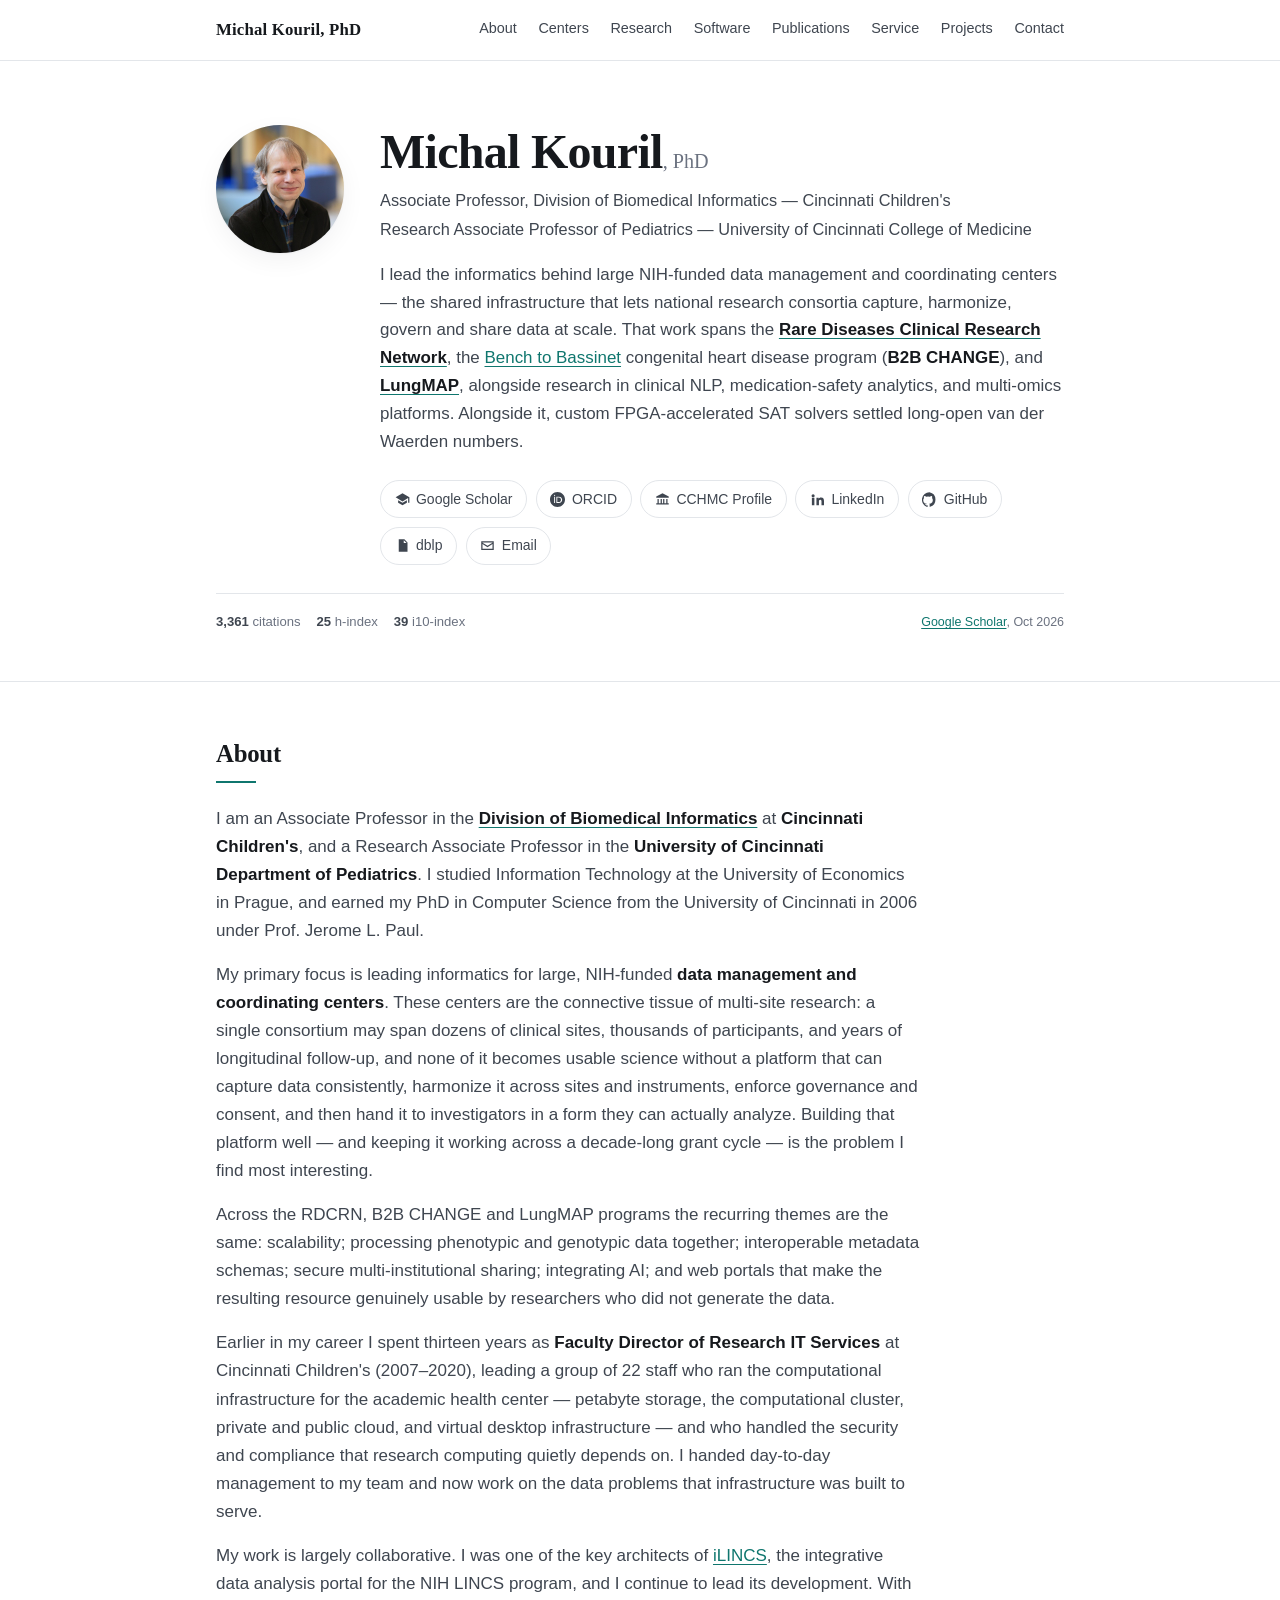
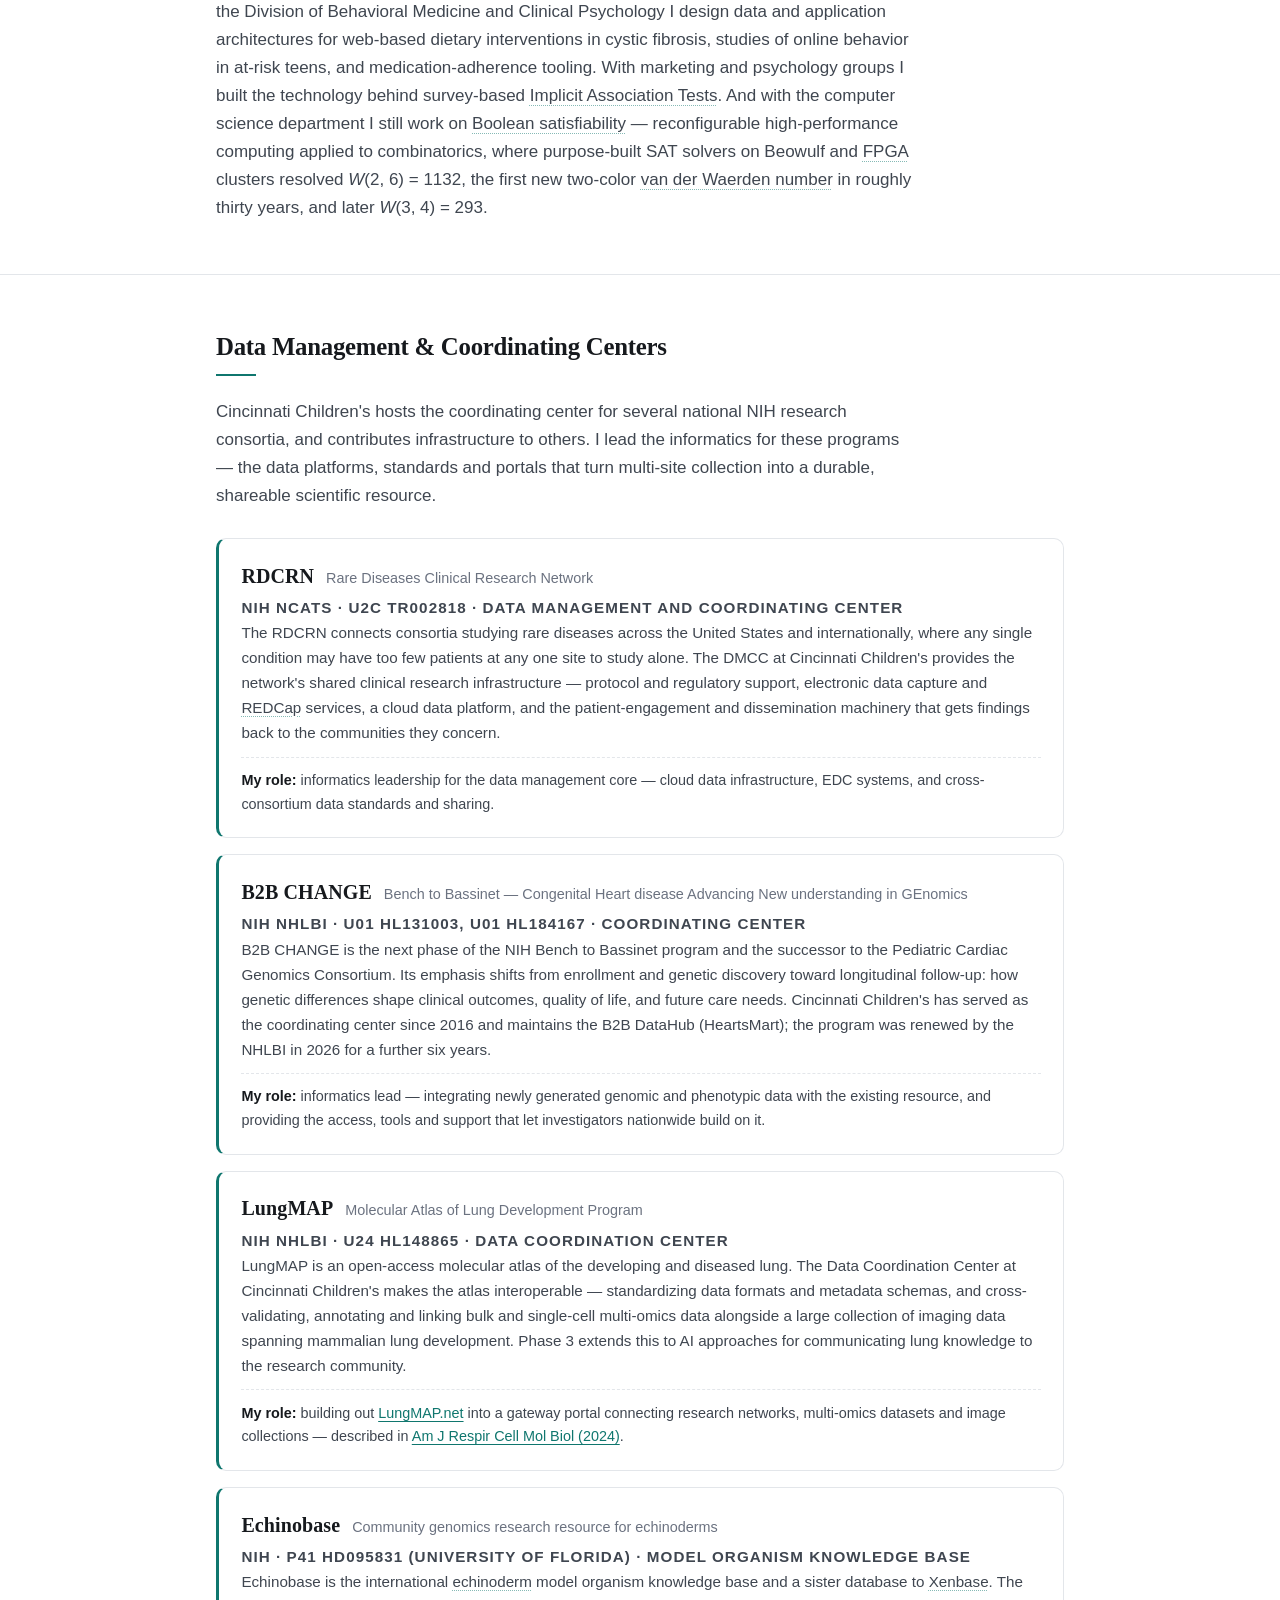
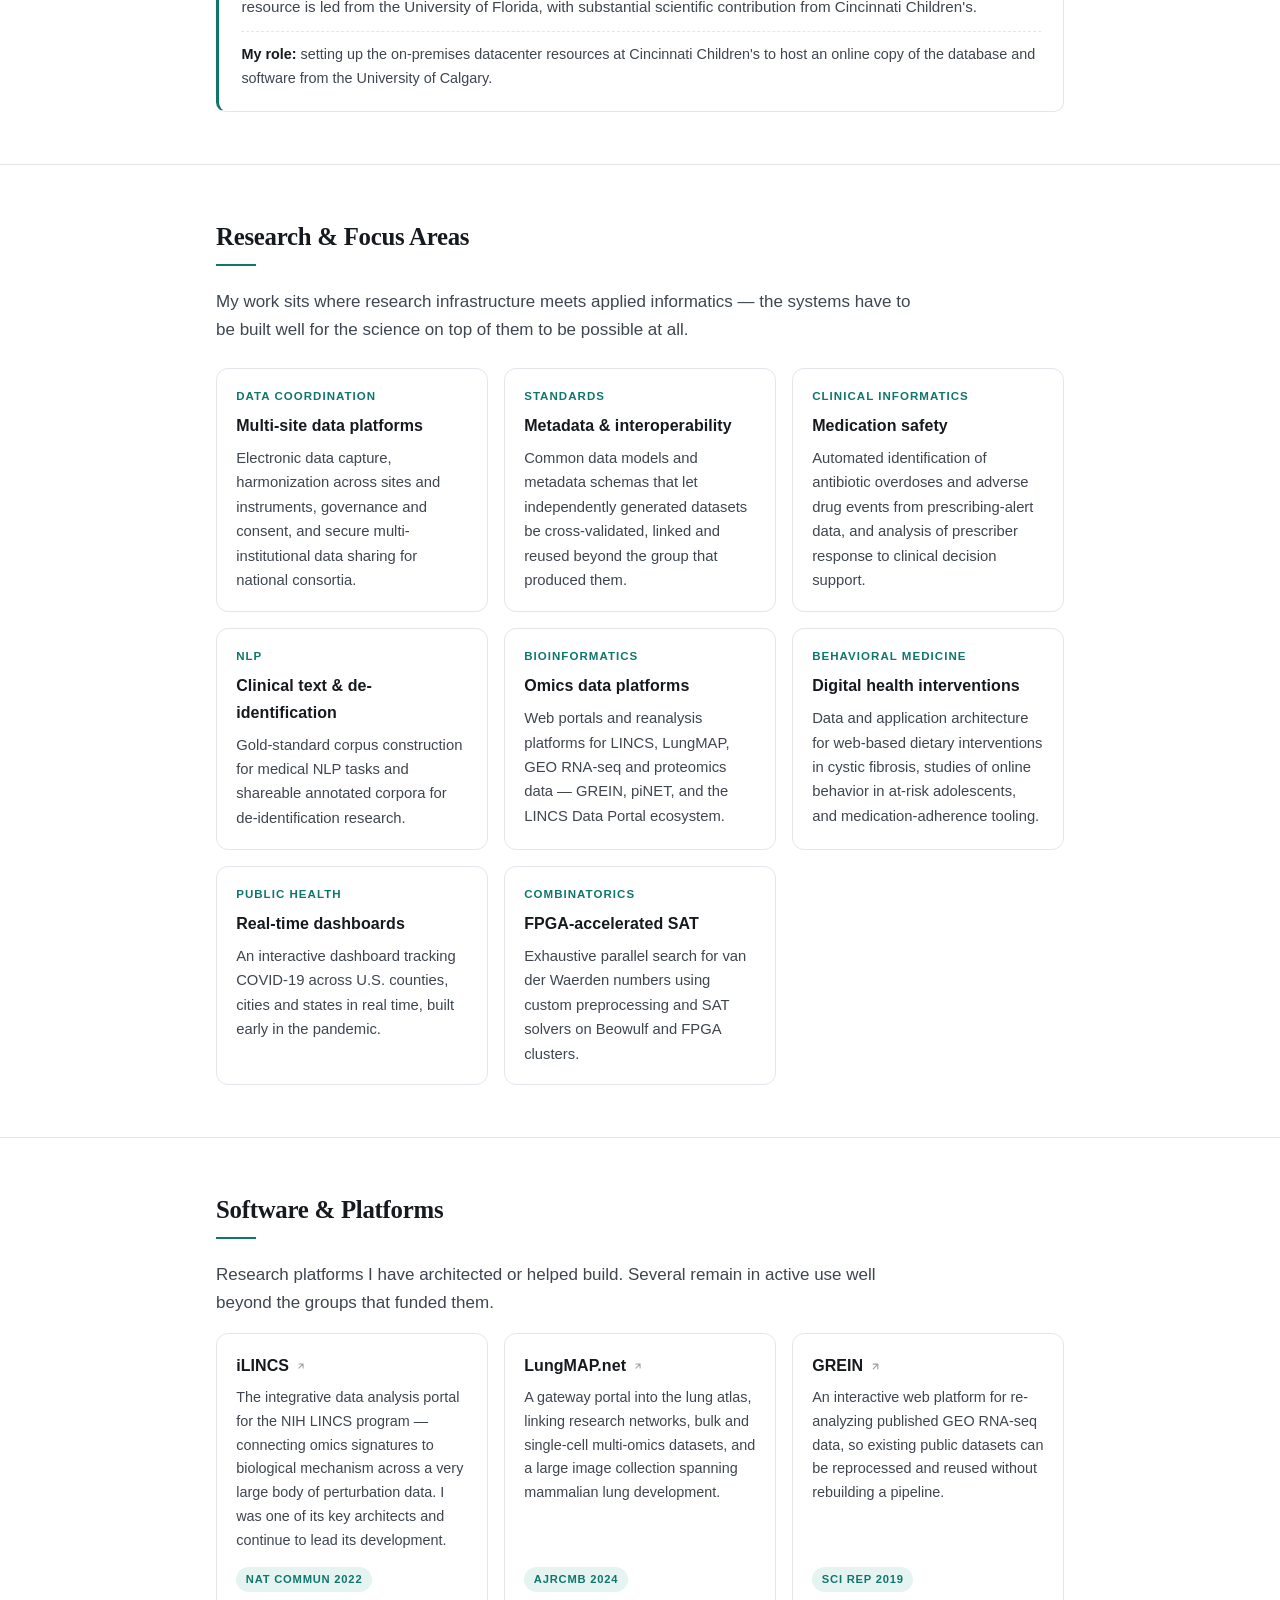
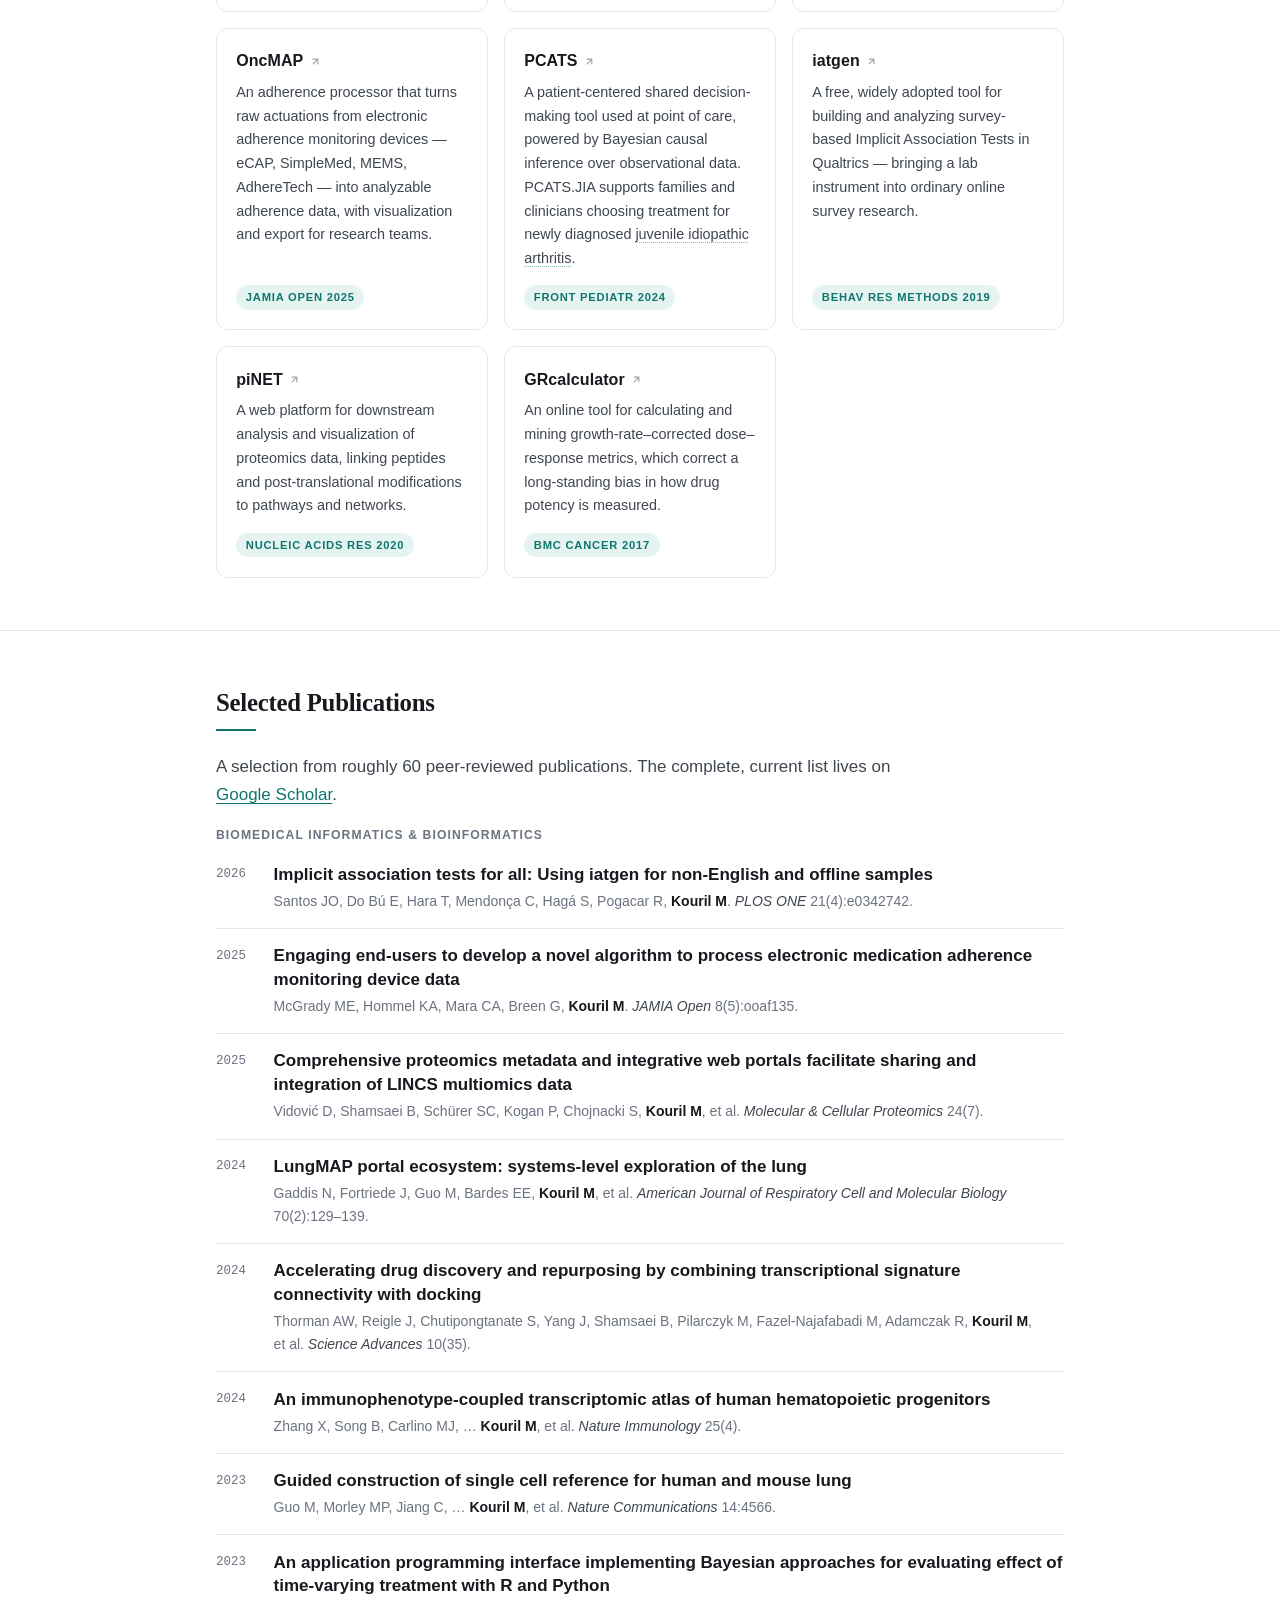
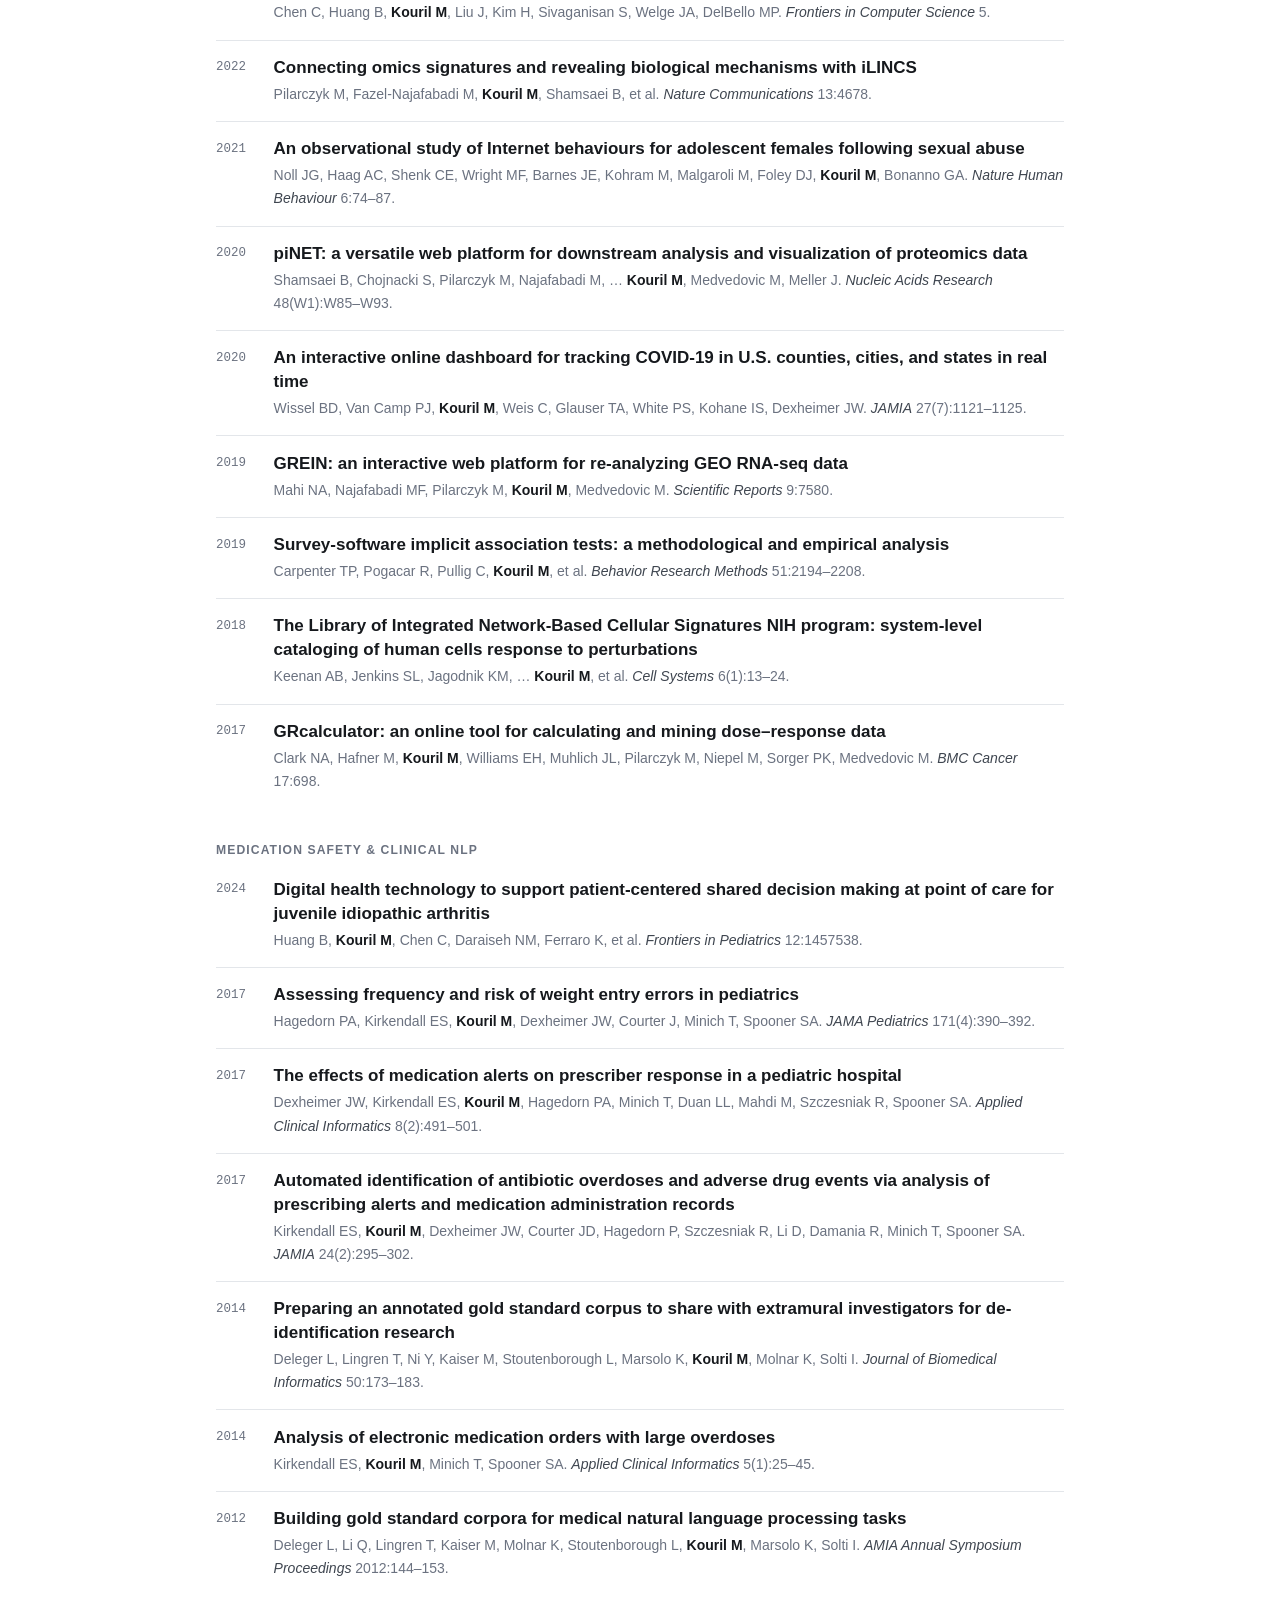
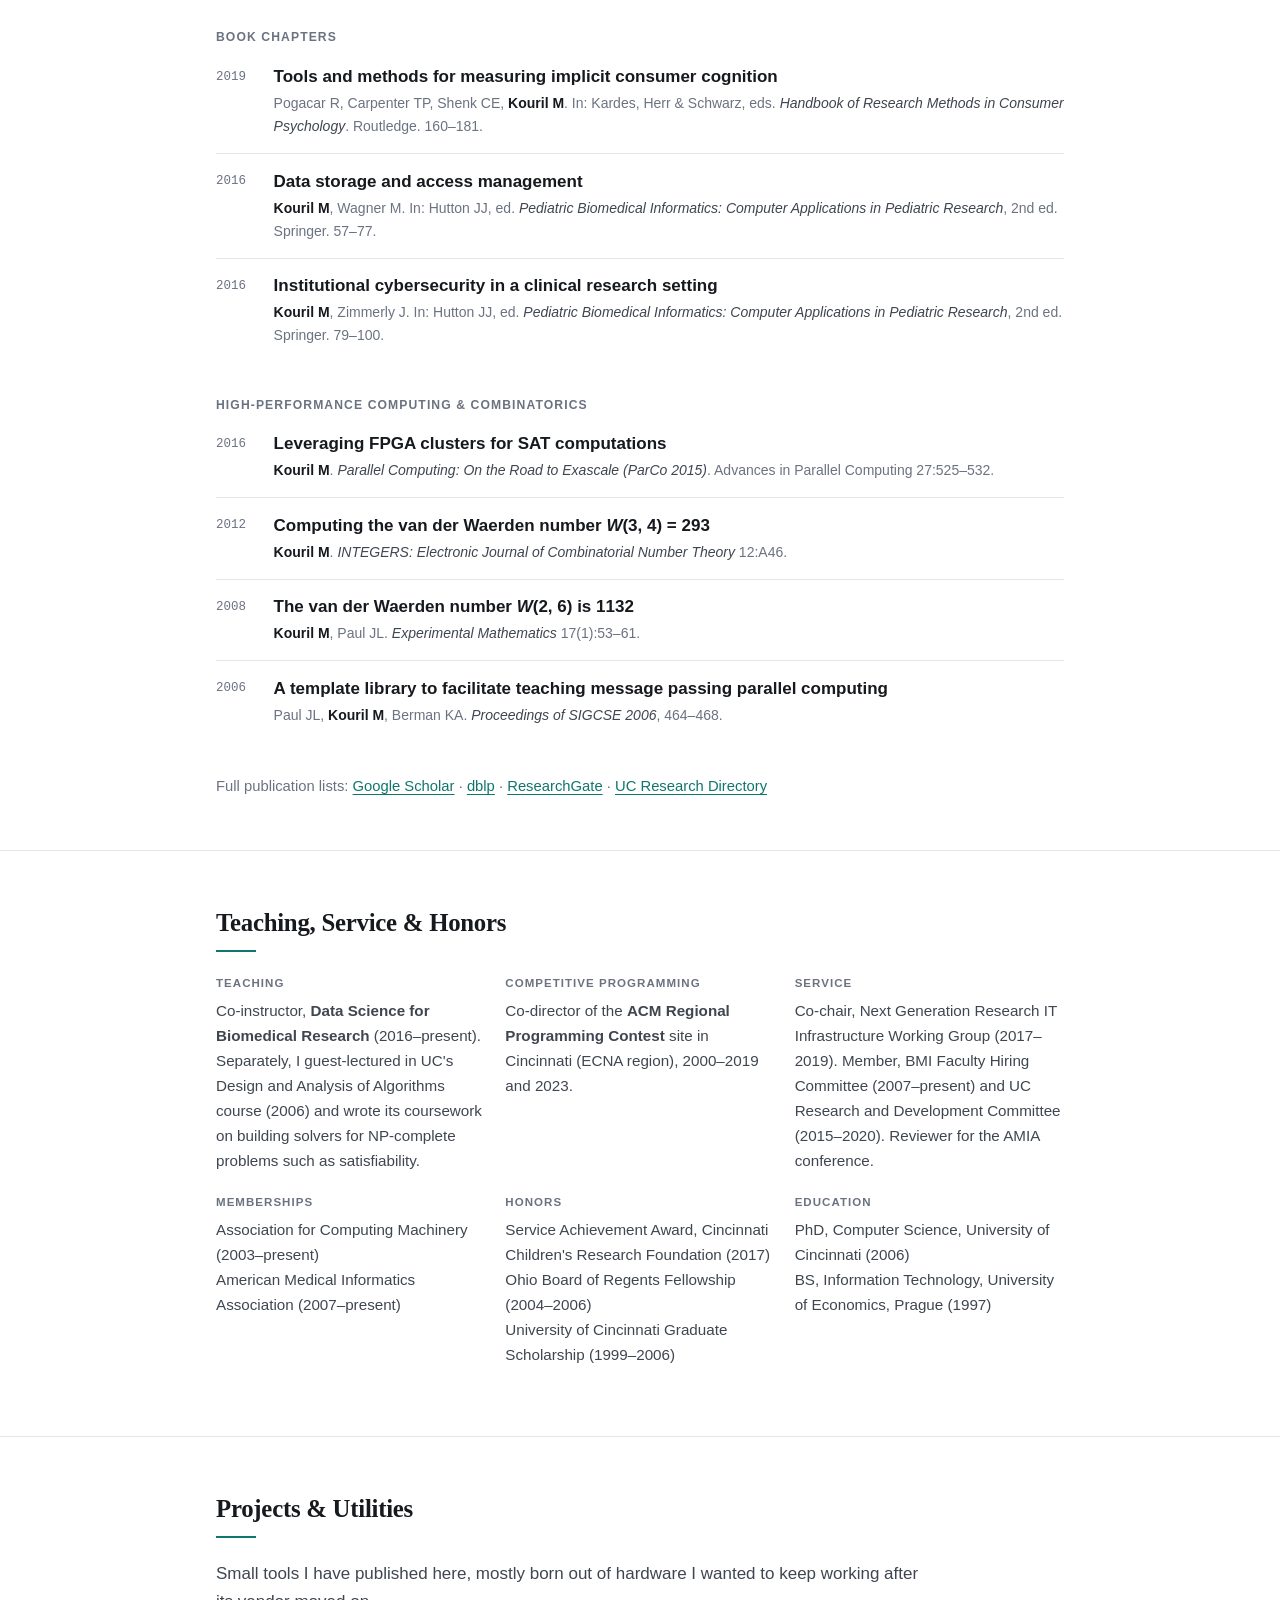
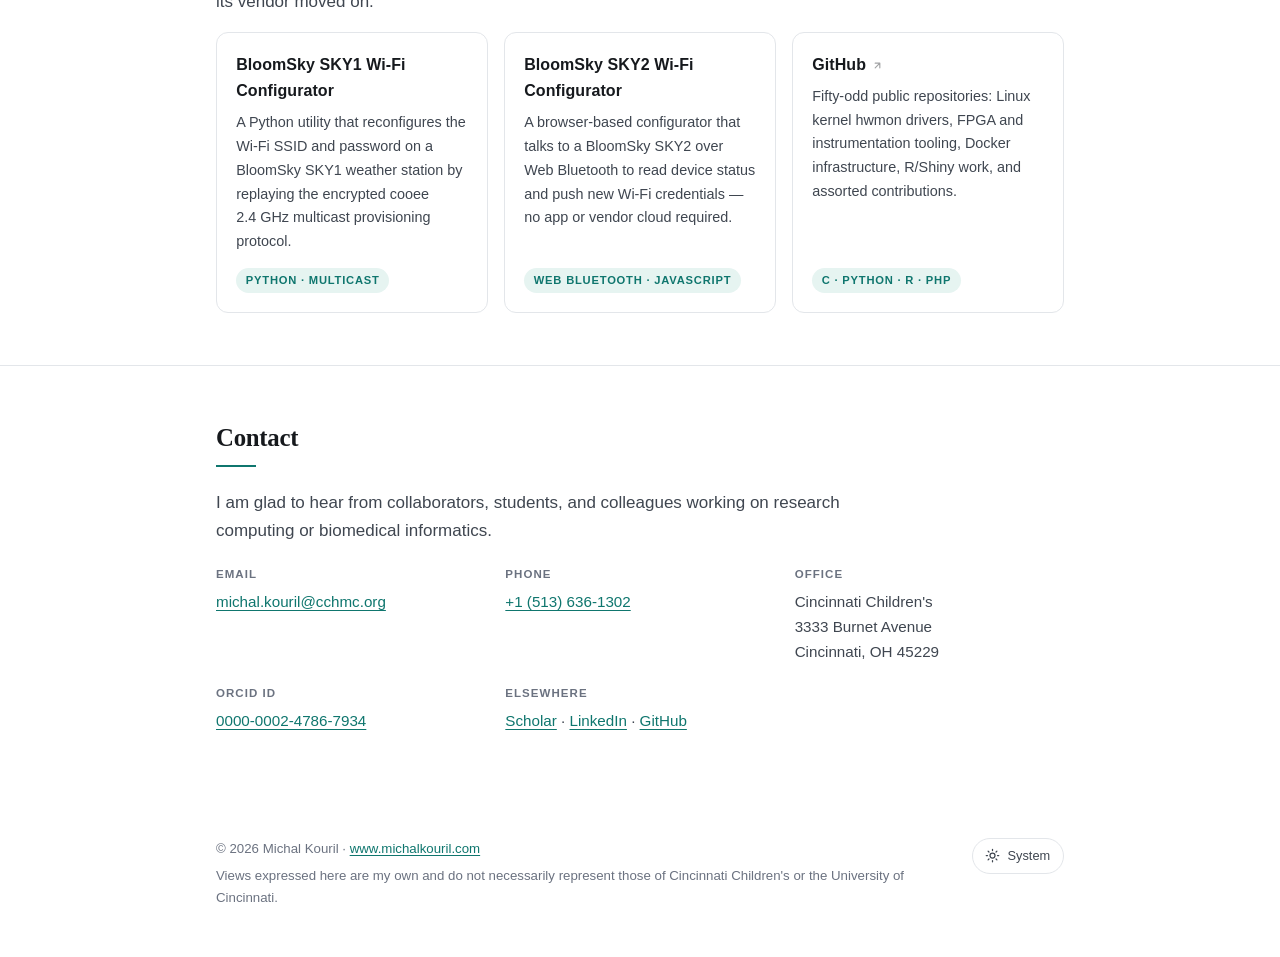
<file: index.html>
<!DOCTYPE html>
<html lang="en">
<head>
<meta charset="utf-8">
<meta name="viewport" content="width=device-width, initial-scale=1">

<!-- Google tag (gtag.js) -->
<script async src="https://www.googletagmanager.com/gtag/js?id=G-EXQ239F3QH"></script>
<script>
  window.dataLayer = window.dataLayer || [];
  function gtag(){dataLayer.push(arguments);}
  gtag('js', new Date());

  gtag('config', 'G-EXQ239F3QH');
</script>

<title>Michal Kouril, PhD — Biomedical Informatics</title>
<meta name="description" content="Associate Professor of Biomedical Informatics at Cincinnati Children's, leading informatics for the NIH data centers RDCRN, B2B CHANGE and LungMAP.">
<meta name="author" content="Michal Kouril">
<link rel="canonical" href="https://www.michalkouril.com/">

<meta property="og:type" content="profile">
<meta property="og:site_name" content="Michal Kouril, PhD">
<meta property="og:title" content="Michal Kouril, PhD">
<meta property="og:description" content="Leading informatics for NIH data management and coordinating centers — RDCRN, B2B CHANGE, and LungMAP — at Cincinnati Children's.">
<meta property="og:url" content="https://www.michalkouril.com/">
<meta property="og:image" content="https://www.michalkouril.com/og-card.png">
<meta property="og:image:width" content="1200">
<meta property="og:image:height" content="630">
<meta property="og:image:alt" content="Michal Kouril, PhD — Biomedical Informatics, Cincinnati Children's">
<meta name="twitter:card" content="summary_large_image">
<meta name="theme-color" content="#0f766e" media="(prefers-color-scheme: light)">
<meta name="theme-color" content="#0f1216" media="(prefers-color-scheme: dark)">

<!-- Apply a saved theme choice before first paint, so switching does not flash. -->
<script>try{var t=localStorage.getItem("theme");if(t)document.documentElement.setAttribute("data-theme",t);}catch(e){}</script>

<link rel="apple-touch-icon" href="portrait.jpg">
<link rel="icon" href="data:image/svg+xml,%3Csvg%20xmlns='http://www.w3.org/2000/svg'%20viewBox='0%200%20100%20100'%3E%3Crect%20width='100'%20height='100'%20rx='20'%20fill='%230d9488'/%3E%3Ctext%20x='50'%20y='71'%20font-size='58'%20font-family='Georgia,serif'%20font-weight='700'%20fill='white'%20text-anchor='middle'%3EMK%3C/text%3E%3C/svg%3E">

<style>
  :root{
    --bg:#ffffff;
    --bg-soft:#f6f7f8;
    --bg-card:#ffffff;
    --ink:#16191d;
    --ink-2:#3f4650;
    --ink-3:#6b7280;
    --rule:#e3e6ea;
    --accent:#0f766e;
    --accent-soft:#e6f4f1;
    --shadow:0 1px 2px rgba(16,24,40,.04), 0 8px 24px rgba(16,24,40,.05);
    --serif:"Iowan Old Style","Palatino Linotype",Palatino,"Book Antiqua",Georgia,serif;
    --sans:-apple-system,BlinkMacSystemFont,"Segoe UI",Roboto,"Helvetica Neue",Arial,sans-serif;
    --mono:ui-monospace,SFMono-Regular,"SF Mono",Menlo,Consolas,monospace;
    --maxw:56rem;
  }
  /* Dark palette, defined once per selector so the footer toggle can override
     the operating system in either direction:
       - OS says dark, and the reader has not forced light
       - reader has explicitly chosen dark                                    */
  @media (prefers-color-scheme:dark){
    :root:not([data-theme="light"]){
      --bg:#0f1216;
      --bg-soft:#151a20;
      --bg-card:#151a20;
      --ink:#e9edf2;
      --ink-2:#b6bec9;
      --ink-3:#8c96a3;
      --rule:#252c35;
      --accent:#5eead4;
      --accent-soft:#12312d;
      --shadow:0 1px 2px rgba(0,0,0,.3), 0 8px 24px rgba(0,0,0,.28);
    }
  }
  :root[data-theme="dark"]{
      --bg:#0f1216;
      --bg-soft:#151a20;
      --bg-card:#151a20;
      --ink:#e9edf2;
      --ink-2:#b6bec9;
      --ink-3:#8c96a3;
      --rule:#252c35;
      --accent:#5eead4;
      --accent-soft:#12312d;
      --shadow:0 1px 2px rgba(0,0,0,.3), 0 8px 24px rgba(0,0,0,.28);
  }

  *,*::before,*::after{box-sizing:border-box}
  html{-webkit-text-size-adjust:100%;scroll-behavior:smooth;scroll-padding-top:5rem}
  body{
    margin:0;
    background:var(--bg);
    color:var(--ink);
    font-family:var(--sans);
    font-size:17px;
    line-height:1.65;
    -webkit-font-smoothing:antialiased;
  }
  @media (prefers-reduced-motion:reduce){html{scroll-behavior:auto}}

  a{color:var(--accent);text-underline-offset:.18em;text-decoration-thickness:.06em}
  a:hover{text-decoration-thickness:.12em}
  /* One visible focus ring for every link, so keyboard users get the same
     treatment the toggle and the card cover links already had. */
  a:focus-visible{outline:2px solid var(--accent);outline-offset:2px;border-radius:2px}

  /* Glossary links: background reading on a term, not somewhere the reader is
     being sent. Kept in the body text colour with a dotted rule so they stay
     out of the way of the real links. */
  a.gloss{
    color:inherit;
    text-decoration:underline dotted;
    text-decoration-thickness:.05em;
    text-decoration-color:color-mix(in srgb, var(--accent) 50%, transparent);
    text-underline-offset:.22em;
  }
  a.gloss:hover,a.gloss:focus-visible{
    color:var(--accent);
    text-decoration-style:solid;
    text-decoration-color:currentColor;
  }
  /* inside a stretched-link card, lift the gloss above the click overlay */
  .project a.gloss{position:relative;z-index:1}

  .wrap{max-width:var(--maxw);margin:0 auto;padding:0 1.5rem}

  .skip{position:absolute;left:-9999px;top:0;background:var(--accent);color:#fff;padding:.6rem 1rem;z-index:100}
  .skip:focus{left:.5rem;top:.5rem}

  /* ---------- nav ---------- */
  nav{
    position:sticky;top:0;z-index:50;
    background:color-mix(in srgb, var(--bg) 88%, transparent);
    backdrop-filter:saturate(180%) blur(10px);
    -webkit-backdrop-filter:saturate(180%) blur(10px);
    border-bottom:1px solid var(--rule);
  }
  nav .wrap{display:flex;align-items:center;gap:1.25rem;height:3.75rem}
  .brand{
    font-family:var(--serif);font-weight:700;font-size:1.05rem;letter-spacing:.01em;
    color:var(--ink);text-decoration:none;white-space:nowrap;margin-right:auto;
  }
  .navlinks{display:flex;gap:1.35rem;overflow-x:auto;scrollbar-width:none}
  .navlinks::-webkit-scrollbar{display:none}
  .navlinks a{
    color:var(--ink-2);text-decoration:none;font-size:.9rem;font-weight:500;
    white-space:nowrap;padding:.15rem 0;border-bottom:2px solid transparent;
  }
  .navlinks a:hover{color:var(--accent);border-bottom-color:var(--accent)}
  .navlinks a:focus-visible{outline:2px solid var(--accent);outline-offset:3px;border-radius:2px;color:var(--accent)}
  @media (max-width:640px){ .brand{font-size:.95rem} .navlinks{gap:1rem} }

  /* ---------- hero ---------- */
  header.hero{padding:4rem 0 3rem;border-bottom:1px solid var(--rule)}
  .hero-grid{display:flex;gap:2.25rem;align-items:flex-start}
  .portrait{
    flex:none;width:128px;height:128px;border-radius:50%;
    object-fit:cover;object-position:50% 22%;
    box-shadow:var(--shadow);
    background:var(--bg-soft);
  }
  h1{
    font-family:var(--serif);font-size:clamp(2.1rem,5.5vw,3rem);line-height:1.12;
    margin:0 0 .5rem;letter-spacing:-.015em;font-weight:700;
  }
  h1 .suffix{font-size:.42em;color:var(--ink-3);font-weight:400;letter-spacing:0}
  .roles{margin:0 0 1.1rem;color:var(--ink-2);font-size:1.02rem}
  .roles span{display:block}
  .roles span + span{margin-top:.15rem}
  .lede{margin:0 0 1.5rem;color:var(--ink-2);font-size:1.06rem;max-width:44rem}
  .lede strong{color:var(--ink);font-weight:600}

  .links{display:flex;flex-wrap:wrap;gap:.55rem;list-style:none;padding:0;margin:0}
  .links a{
    display:inline-flex;align-items:center;gap:.4rem;
    font-size:.875rem;font-weight:500;text-decoration:none;color:var(--ink-2);
    border:1px solid var(--rule);border-radius:999px;padding:.4rem .85rem;
    background:var(--bg-card);transition:border-color .15s, color .15s, transform .15s;
  }
  .links a:hover{color:var(--accent);border-color:var(--accent);transform:translateY(-1px)}
  .links a:focus-visible{outline:2px solid var(--accent);outline-offset:2px;color:var(--accent);border-color:var(--accent)}
  .links svg{width:15px;height:15px;flex:none}
  @media (max-width:640px){
    .hero-grid{flex-direction:column;gap:1.5rem}
    .portrait{width:96px;height:96px}
    header.hero{padding:2.75rem 0 2.25rem}
  }

  /* ---------- metrics ---------- */
  .metrics{
    display:flex;flex-wrap:wrap;align-items:baseline;gap:.35rem 1rem;
    margin:1.75rem 0 0;padding-top:1.1rem;border-top:1px solid var(--rule);
    font-size:.82rem;color:var(--ink-3);
  }
  .metrics span{white-space:nowrap}
  .metrics b{color:var(--ink-2);font-weight:600;font-variant-numeric:tabular-nums}
  .metrics .src{margin-left:auto;font-size:.78rem}
  @media (max-width:640px){ .metrics .src{margin-left:0;flex-basis:100%} }

  /* ---------- sections ---------- */
  section{padding:3.25rem 0;border-bottom:1px solid var(--rule)}
  section:last-of-type{border-bottom:0}
  h2{
    font-family:var(--serif);font-size:1.55rem;font-weight:700;letter-spacing:-.01em;
    margin:0 0 1.35rem;padding-bottom:.5rem;position:relative;
  }
  h2::after{content:"";position:absolute;left:0;bottom:0;width:2.5rem;height:2px;background:var(--accent)}
  h3{font-size:1rem;font-weight:600;margin:0 0 .4rem;letter-spacing:.005em}
  p{margin:0 0 1rem}
  p:last-child{margin-bottom:0}
  .prose{max-width:44rem;color:var(--ink-2)}
  .prose strong{color:var(--ink);font-weight:600}

  /* ---------- focus cards ---------- */
  .cards{display:grid;grid-template-columns:repeat(auto-fit,minmax(15rem,1fr));gap:1rem;margin-top:1.5rem}
  .card{
    background:var(--bg-card);border:1px solid var(--rule);border-radius:12px;padding:1.15rem 1.2rem;
  }
  .card p{font-size:.925rem;color:var(--ink-2);margin:0}
  .card .kicker{
    display:block;font-size:.72rem;letter-spacing:.09em;text-transform:uppercase;
    color:var(--accent);font-weight:600;margin-bottom:.45rem;
  }

  /* ---------- coordinating centers ---------- */
  .center-list{display:flex;flex-direction:column;gap:1rem;margin-top:1.75rem}
  .center{
    background:var(--bg-card);border:1px solid var(--rule);border-left:3px solid var(--accent);
    border-radius:10px;padding:1.3rem 1.4rem;
  }
  .center-head{
    display:flex;flex-wrap:wrap;align-items:baseline;gap:.5rem .75rem;margin-bottom:.15rem;
  }
  .center-head h3{font-family:var(--serif);font-size:1.25rem;font-weight:700;margin:0}
  .center-head h3 a{color:var(--ink);text-decoration:none}
  .center-head h3 a:hover{color:var(--accent);text-decoration:underline}
  .center-full{font-size:.9rem;color:var(--ink-3)}
  .center-meta{
    font-size:.74rem;letter-spacing:.07em;text-transform:uppercase;font-weight:600;
    color:var(--accent);margin:.5rem 0 .7rem;
  }
  .center p{font-size:.95rem;color:var(--ink-2);margin:0}
  .center .role{
    margin-top:.7rem;padding-top:.7rem;border-top:1px dashed var(--rule);
    font-size:.9rem;color:var(--ink-2);
  }
  .center .role b{color:var(--ink);font-weight:600}

  /* ---------- publications ---------- */
  .pub-group{margin-bottom:2rem}
  .pub-group:last-child{margin-bottom:0}
  .pub-group > h3{
    font-size:.76rem;letter-spacing:.09em;text-transform:uppercase;color:var(--ink-3);
    font-weight:600;margin:0 0 .9rem;
  }
  ol.pubs{list-style:none;margin:0;padding:0}
  ol.pubs li{
    padding:.95rem 0 .95rem 3.6rem;border-top:1px solid var(--rule);position:relative;
  }
  ol.pubs li:first-child{border-top:0;padding-top:.2rem}
  .yr{
    position:absolute;left:0;top:1.05rem;
    font-family:var(--mono);font-size:.78rem;color:var(--ink-3);font-variant-numeric:tabular-nums;
  }
  ol.pubs li:first-child .yr{top:.3rem}
  .pub-title{display:block;font-weight:600;color:var(--ink);text-decoration:none;line-height:1.4}
  a.pub-title:hover{color:var(--accent);text-decoration:underline}
  .pub-meta{display:block;font-size:.875rem;color:var(--ink-3);margin-top:.2rem}
  .pub-meta em{font-style:italic;color:var(--ink-2)}
  .pub-meta .me{color:var(--ink);font-weight:600}
  .more{margin-top:1.75rem;font-size:.925rem;color:var(--ink-3)}

  /* ---------- projects ---------- */
  .projects{display:grid;grid-template-columns:repeat(auto-fit,minmax(16rem,1fr));gap:1rem}
  .project{
    display:flex;flex-direction:column;align-items:flex-start;position:relative;
    background:var(--bg-card);border:1px solid var(--rule);border-radius:12px;
    padding:1.2rem;text-decoration:none;color:inherit;
    transition:border-color .15s, transform .15s, box-shadow .15s;
  }
  .project:hover{border-color:var(--accent);transform:translateY(-2px);box-shadow:var(--shadow)}
  .project h3{color:var(--ink);display:flex;align-items:center;gap:.4rem}
  .project:hover h3,.project:hover h3 a{color:var(--accent)}
  .project h3 a{color:inherit;text-decoration:none}
  .project p{font-size:.9rem;color:var(--ink-2);margin:0 0 .9rem}

  /* The title link covers the whole card, so clicking anywhere opens the
     project's site. The pill sits above that overlay and keeps its own href. */
  .project h3 a.cover::after{content:"";position:absolute;inset:0;border-radius:12px}
  .project h3 a.cover:focus-visible::after{outline:2px solid var(--accent);outline-offset:2px}

  /* Every card in Software & Platforms leads off-site, so mark the titles.
     Drawn as a masked shape rather than generated text, so screen readers
     never announce it. Scoped to #software: the Projects cards below are
     mostly internal pages and must not claim otherwise. */
  #software .project h3::after,
  #projects .project h3:has(a[target="_blank"])::after{
    content:"";flex:none;width:.68rem;height:.68rem;opacity:.4;
    background:currentColor;
    -webkit-mask-image:url("data:image/svg+xml,%3Csvg%20xmlns='http://www.w3.org/2000/svg'%20viewBox='0%200%2024%2024'%20fill='none'%20stroke='black'%20stroke-width='2.5'%20stroke-linecap='round'%20stroke-linejoin='round'%3E%3Cpath%20d='M7%2017%2017%207M7%207h10v10'/%3E%3C/svg%3E");
    mask-image:url("data:image/svg+xml,%3Csvg%20xmlns='http://www.w3.org/2000/svg'%20viewBox='0%200%2024%2024'%20fill='none'%20stroke='black'%20stroke-width='2.5'%20stroke-linecap='round'%20stroke-linejoin='round'%3E%3Cpath%20d='M7%2017%2017%207M7%207h10v10'/%3E%3C/svg%3E");
    -webkit-mask-repeat:no-repeat;mask-repeat:no-repeat;
    -webkit-mask-position:center;mask-position:center;
    -webkit-mask-size:contain;mask-size:contain;
  }
  #software .project:hover h3::after,
  #projects .project:hover h3:has(a[target="_blank"])::after{opacity:1}

  .tag{
    display:inline-block;margin-top:auto;
    font-size:.7rem;letter-spacing:.07em;text-transform:uppercase;white-space:nowrap;
    font-weight:600;color:var(--accent);background:var(--accent-soft);
    border-radius:999px;padding:.2rem .6rem;
  }
  a.tag{
    position:relative;z-index:1;text-decoration:none;
    transition:background-color .15s, color .15s;
  }
  a.tag:hover,a.tag:focus-visible{background:var(--accent);color:var(--bg-card)}

  /* ---------- contact ---------- */
  .contact{display:grid;grid-template-columns:repeat(auto-fit,minmax(14rem,1fr));gap:1.25rem;margin-top:1.25rem}
  .contact dt{font-size:.72rem;letter-spacing:.09em;text-transform:uppercase;color:var(--ink-3);font-weight:600;margin-bottom:.3rem}
  .contact dd{margin:0;font-size:.95rem;color:var(--ink-2)}
  .contact dd a{word-break:break-word}

  footer{padding:2.25rem 0 3rem;font-size:.83rem;color:var(--ink-3)}
  footer p{margin:0 0 .35rem}
  footer .wrap{display:flex;align-items:flex-start;gap:1.5rem}
  footer .colophon{flex:1}

  /* ---------- theme toggle ---------- */
  #theme-toggle{
    flex:none;display:inline-flex;align-items:center;gap:.45rem;
    font:inherit;font-size:.8rem;font-weight:500;color:var(--ink-2);
    background:var(--bg-card);border:1px solid var(--rule);border-radius:999px;
    padding:.4rem .8rem;cursor:pointer;
    transition:border-color .15s, color .15s;
  }
  #theme-toggle:hover{border-color:var(--accent);color:var(--accent)}
  #theme-toggle:focus-visible{outline:2px solid var(--accent);outline-offset:2px}
  /* The icon reports what the reader is looking at now; the text label reports
     which of the three settings is active. */
  #theme-toggle svg{width:15px;height:15px}
  #theme-toggle .i-moon{display:none}
  #theme-toggle .i-sun{display:block}
  #theme-toggle[data-effective="dark"] .i-sun{display:none}
  #theme-toggle[data-effective="dark"] .i-moon{display:block}
  @media (max-width:640px){ footer .wrap{flex-direction:column-reverse;gap:1.25rem} }
</style>
</head>
<body>
<a class="skip" href="#main">Skip to content</a>

<nav>
  <div class="wrap">
    <a class="brand" href="#top">Michal&nbsp;Kouril,&nbsp;PhD</a>
    <div class="navlinks">
      <a href="#about">About</a>
      <a href="#centers">Centers</a>
      <a href="#research">Research</a>
      <a href="#software">Software</a>
      <a href="#publications">Publications</a>
      <a href="#service">Service</a>
      <a href="#projects">Projects</a>
      <a href="#contact">Contact</a>
    </div>
  </div>
</nav>

<header class="hero" id="top">
  <div class="wrap">
    <div class="hero-grid">
      <img class="portrait" src="portrait.jpg" width="512" height="512"
           alt="Michal Kouril" fetchpriority="high">
      <div>
        <h1>Michal Kouril<span class="suffix">, PhD</span></h1>
        <p class="roles">
          <span>Associate Professor, Division of Biomedical Informatics — Cincinnati Children's</span>
          <span>Research Associate Professor of Pediatrics — University of Cincinnati College of Medicine</span>
        </p>
        <p class="lede">
          I lead the informatics behind large NIH-funded data management and coordinating centers —
          the shared infrastructure that lets national research consortia capture, harmonize, govern
          and share data at scale. That work spans the
          <a href="https://www.rarediseasesnetwork.org/" rel="noopener noreferrer" target="_blank"><strong>Rare
          Diseases Clinical Research Network</strong></a>, the
          <a href="https://benchtobassinet.com/" rel="noopener noreferrer" target="_blank">Bench to Bassinet</a>
          congenital heart disease program (<strong>B2B&nbsp;CHANGE</strong>), and
          <a href="https://www.lungmap.net/" rel="noopener noreferrer" target="_blank"><strong>LungMAP</strong></a>, alongside research in
          clinical NLP, medication-safety analytics, and multi-omics platforms. Alongside it, custom
          FPGA-accelerated SAT solvers settled long-open van der Waerden numbers.
        </p>
        <ul class="links">
          <li><a href="https://scholar.google.com/citations?user=duTVse8AAAAJ" rel="me noopener noreferrer" target="_blank"><svg viewBox="0 0 24 24" fill="currentColor" aria-hidden="true"><path d="M12 2 1 8.5l11 6.5 9-5.32V17h2V8.5L12 2zM5 13.18v4L12 21l7-3.82v-4L12 17l-7-3.82z"/></svg>Google Scholar</a></li>
          <li><a href="https://orcid.org/0000-0002-4786-7934" rel="me noopener noreferrer" target="_blank"><svg viewBox="0 0 24 24" fill="currentColor" aria-hidden="true"><path d="M12 0C5.372 0 0 5.372 0 12s5.372 12 12 12 12-5.372 12-12S18.628 0 12 0zM7.369 4.378c.525 0 .947.431.947.947 0 .525-.422.947-.947.947a.95.95 0 0 1-.947-.947c0-.525.422-.947.947-.947zm-.722 3.038h1.444v10.041H6.647V7.416zm3.562 0h3.9c3.712 0 5.344 2.653 5.344 5.025 0 2.578-2.016 5.025-5.325 5.025h-3.919V7.416zm1.444 1.303v7.444h2.297c2.359 0 3.588-1.444 3.588-3.722 0-2.016-1.031-3.722-3.588-3.722h-2.297z"/></svg>ORCID</a></li>
          <li><a href="https://www.cincinnatichildrens.org/bio/k/michal-kouril" rel="noopener noreferrer" target="_blank"><svg viewBox="0 0 24 24" fill="currentColor" aria-hidden="true"><path d="M12 2 2 7v2h20V7L12 2zM4 11v7H2v2h20v-2h-2v-7h-2v7h-3v-7h-2v7h-2v-7H9v7H6v-7H4z"/></svg>CCHMC Profile</a></li>
          <li><a href="https://www.linkedin.com/in/michal-kouril-5743a8/" rel="me noopener noreferrer" target="_blank"><svg viewBox="0 0 24 24" fill="currentColor" aria-hidden="true"><path d="M4.98 3.5a2.5 2.5 0 1 1 0 5 2.5 2.5 0 0 1 0-5zM3 9h4v12H3V9zm7 0h3.8v1.7h.05c.53-.95 1.83-1.95 3.77-1.95 4.03 0 4.78 2.5 4.78 5.76V21h-4v-5.6c0-1.34-.03-3.06-1.9-3.06-1.9 0-2.2 1.45-2.2 2.96V21h-4V9z"/></svg>LinkedIn</a></li>
          <li><a href="https://github.com/michalkouril" rel="me noopener noreferrer" target="_blank"><svg viewBox="0 0 24 24" fill="currentColor" aria-hidden="true"><path d="M12 .5a12 12 0 0 0-3.8 23.4c.6.1.8-.26.8-.57v-2q-3.34.73-4.04-1.6c-.28-.72-.68-.91-.68-.91-.56-.38.04-.37.04-.37.62.04.94.63.94.63.55.94 1.44.67 1.8.51.05-.4.21-.67.39-.83-2.67-.3-5.47-1.33-5.47-5.93 0-1.31.47-2.38 1.24-3.22-.13-.3-.54-1.52.11-3.18 0 0 1.01-.32 3.3 1.23a11.5 11.5 0 0 1 6.01 0c2.29-1.55 3.3-1.23 3.3-1.23.65 1.66.24 2.88.12 3.18.77.84 1.23 1.91 1.23 3.22 0 4.61-2.8 5.62-5.48 5.92.22.18.4.55.4 1.11v3.29c0 .31.21.68.81.57A12 12 0 0 0 12 .5z"/></svg>GitHub</a></li>
          <li><a href="https://dblp.org/pid/57/6309.html" rel="noopener noreferrer" target="_blank"><svg viewBox="0 0 24 24" fill="currentColor" aria-hidden="true"><path d="M6 2h9l5 5v15H6V2zm8 1.5V8h4.5L14 3.5zM8 12h8v1.6H8V12zm0 3.4h8V17H8v-1.6z"/></svg>dblp</a></li>
          <li><a href="mailto:michal.kouril@cchmc.org"><svg viewBox="0 0 24 24" fill="currentColor" aria-hidden="true"><path d="M2 5h20v14H2V5zm2 2v.4l8 5.1 8-5.1V7H4zm16 10V9.7l-8 5.1-8-5.1V17h16z"/></svg>Email</a></li>
        </ul>
      </div>
    </div>

    <p class="metrics">
      <span><b>3,361</b> citations</span>
      <span><b>25</b> h-index</span>
      <span><b>39</b> i10-index</span>
      <span class="src"><a href="https://scholar.google.com/citations?user=duTVse8AAAAJ" rel="noopener noreferrer" target="_blank">Google Scholar</a>, Oct 2026</span>
    </p>
  </div>
</header>

<main id="main">

<section id="about">
  <div class="wrap">
    <h2>About</h2>
    <div class="prose">
      <p>
        I am an Associate Professor in the
        <a href="https://www.cincinnatichildrens.org/research/divisions/b/bmi" rel="noopener noreferrer" target="_blank"><strong>Division
        of Biomedical Informatics</strong></a> at <strong>Cincinnati Children's</strong>, and a Research
        Associate Professor in the <strong>University of Cincinnati Department of Pediatrics</strong>. I studied Information Technology at the
        University of Economics in Prague, and earned my PhD in Computer Science from the University
        of Cincinnati in 2006 under Prof. Jerome L. Paul.
      </p>
      <p>
        My primary focus is leading informatics for large, NIH-funded <strong>data management and
        coordinating centers</strong>. These centers are the connective tissue of multi-site
        research: a single consortium may span dozens of clinical sites, thousands of participants,
        and years of longitudinal follow-up, and none of it becomes usable science without a
        platform that can capture data consistently, harmonize it across sites and instruments,
        enforce governance and consent, and then hand it to investigators in a form they can
        actually analyze. Building that platform well — and keeping it working across a decade-long
        grant cycle — is the problem I find most interesting.
      </p>
      <p>
        Across the RDCRN, B2B CHANGE and LungMAP programs the recurring themes are the same:
        scalability; processing phenotypic and genotypic data together; interoperable metadata
        schemas; secure multi-institutional sharing; integrating AI; and web portals that make the
        resulting resource genuinely usable by researchers who did not generate the data.
      </p>
      <p>
        Earlier in my career I spent thirteen years as <strong>Faculty Director of Research IT
        Services</strong> at Cincinnati Children's (2007–2020), leading a group of 22 staff who ran
        the computational infrastructure for the academic health center — petabyte
        storage, the computational cluster, private and public cloud, and virtual desktop infrastructure — and
        who handled the security and compliance that research computing quietly depends on. I handed
        day-to-day management to my team and now work on the data problems that infrastructure was
        built to serve.
      </p>
      <p>
        My work is largely collaborative. I was one of the key architects of
        <a href="https://www.ilincs.org/" rel="noopener noreferrer" target="_blank">iLINCS</a>, the integrative data analysis
        portal for the NIH LINCS program, and I continue to lead its development. With the Division
        of Behavioral Medicine and Clinical Psychology I design data and application architectures
        for web-based dietary interventions in cystic fibrosis, studies of online behavior in at-risk
        teens, and medication-adherence tooling. With marketing and psychology groups I built the
        technology behind survey-based <a class="gloss" href="https://en.wikipedia.org/wiki/Implicit-association_test" rel="noopener noreferrer" target="_blank">Implicit Association Tests</a>. And with the computer science
        department I still work on <a class="gloss" href="https://en.wikipedia.org/wiki/Boolean_satisfiability_problem" rel="noopener noreferrer" target="_blank">Boolean satisfiability</a> — reconfigurable high-performance computing
        applied to combinatorics, where purpose-built SAT solvers on Beowulf and <a class="gloss" href="https://en.wikipedia.org/wiki/Field-programmable_gate_array" rel="noopener noreferrer" target="_blank">FPGA</a> clusters
        resolved <em>W</em>(2,&nbsp;6)&nbsp;=&nbsp;1132, the first new two-color <a class="gloss" href="https://en.wikipedia.org/wiki/Van_der_Waerden_number" rel="noopener noreferrer" target="_blank">van der Waerden
        number</a> in roughly thirty years, and later <em>W</em>(3,&nbsp;4)&nbsp;=&nbsp;293.
      </p>
    </div>
  </div>
</section>

<section id="centers">
  <div class="wrap">
    <h2>Data Management &amp; Coordinating Centers</h2>
    <p class="prose">
      Cincinnati Children's hosts the coordinating center for several national NIH research
      consortia, and contributes infrastructure to others. I lead the informatics for these
      programs — the data platforms, standards and portals that turn multi-site collection into a
      durable, shareable scientific resource.
    </p>

    <div class="center-list">

      <article class="center">
        <div class="center-head">
          <h3><a href="https://www.rarediseasesnetwork.org/dmcc/data-management-and-coordinating-center" rel="noopener noreferrer" target="_blank">RDCRN</a></h3>
          <span class="center-full">Rare Diseases Clinical Research Network</span>
        </div>
        <p class="center-meta">NIH NCATS · U2C TR002818 · Data Management and Coordinating Center</p>
        <p>
          The RDCRN connects consortia studying rare diseases across the United States and
          internationally, where any single condition may have too few patients at any one site to
          study alone. The DMCC at Cincinnati Children's provides the network's shared clinical
          research infrastructure — protocol and regulatory support, electronic data capture and
          <a class="gloss" href="https://projectredcap.org/" rel="noopener noreferrer" target="_blank">REDCap</a> services, a cloud data platform, and the patient-engagement and dissemination
          machinery that gets findings back to the communities they concern.
        </p>
        <p class="role">
          <b>My role:</b> informatics leadership for the data management core — cloud data
          infrastructure, EDC systems, and cross-consortium data standards and sharing.
        </p>
      </article>

      <article class="center">
        <div class="center-head">
          <h3><a href="https://benchtobassinet.com/" rel="noopener noreferrer" target="_blank">B2B CHANGE</a></h3>
          <span class="center-full">Bench to Bassinet — Congenital Heart disease Advancing New understanding in GEnomics</span>
        </div>
        <p class="center-meta">NIH NHLBI · U01 HL131003, U01 HL184167 · Coordinating Center</p>
        <p>
          B2B CHANGE is the next phase of the NIH Bench to Bassinet program and the successor to the
          Pediatric Cardiac Genomics Consortium. Its emphasis shifts from enrollment and genetic
          discovery toward longitudinal follow-up: how genetic differences shape clinical outcomes,
          quality of life, and future care needs. Cincinnati Children's has served as the
          coordinating center since 2016 and maintains the B2B DataHub (HeartsMart); the program was
          renewed by the NHLBI in 2026 for a further six years.
        </p>
        <p class="role">
          <b>My role:</b> informatics lead — integrating newly
          generated genomic and phenotypic data with the existing resource, and providing the access,
          tools and support that let investigators nationwide build on it.
        </p>
      </article>

      <article class="center">
        <div class="center-head">
          <h3><a href="https://www.lungmap.net/" rel="noopener noreferrer" target="_blank">LungMAP</a></h3>
          <span class="center-full">Molecular Atlas of Lung Development Program</span>
        </div>
        <p class="center-meta">NIH NHLBI · U24 HL148865 · Data Coordination Center</p>
        <p>
          LungMAP is an open-access molecular atlas of the developing and diseased lung. The Data
          Coordination Center at Cincinnati Children's makes the atlas interoperable — standardizing
          data formats and metadata schemas, and cross-validating, annotating and linking bulk and
          single-cell multi-omics data alongside a large collection of imaging data spanning
          mammalian lung development. Phase 3 extends this to AI approaches for communicating lung
          knowledge to the research community.
        </p>
        <p class="role">
          <b>My role:</b> building out
          <a href="https://www.lungmap.net/" rel="noopener noreferrer" target="_blank">LungMAP.net</a> into a gateway portal
          connecting research networks, multi-omics datasets and image collections — described in
          <a href="https://doi.org/10.1165/rcmb.2022-0165OC" rel="noopener noreferrer" target="_blank">Am J Respir Cell Mol Biol (2024)</a>.
        </p>
      </article>

      <article class="center">
        <div class="center-head">
          <h3><a href="https://www.echinobase.org/" rel="noopener noreferrer" target="_blank">Echinobase</a></h3>
          <span class="center-full">Community genomics research resource for echinoderms</span>
        </div>
        <p class="center-meta">NIH · P41 HD095831 (University of Florida) · Model organism knowledge base</p>
        <p>
          Echinobase is the international <a class="gloss" href="https://en.wikipedia.org/wiki/Echinoderm" rel="noopener noreferrer" target="_blank">echinoderm</a> model organism knowledge base and a sister
          database to <a class="gloss" href="https://www.xenbase.org/xenbase/" rel="noopener noreferrer" target="_blank">Xenbase</a>. The resource is led from the University of Florida, with
          substantial scientific contribution from Cincinnati Children's.
        </p>
        <p class="role">
          <b>My role:</b> setting up the on-premises datacenter resources at Cincinnati
          Children's to host an online copy of the database and software from the University of
          Calgary.
        </p>
      </article>

    </div>
  </div>
</section>

<section id="research">
  <div class="wrap">
    <h2>Research &amp; Focus Areas</h2>
    <p class="prose">
      My work sits where research infrastructure meets applied informatics — the systems have to be
      built well for the science on top of them to be possible at all.
    </p>
    <div class="cards">
      <div class="card">
        <span class="kicker">Data Coordination</span>
        <h3>Multi-site data platforms</h3>
        <p>Electronic data capture, harmonization across sites and instruments, governance and consent, and secure multi-institutional data sharing for national consortia.</p>
      </div>
      <div class="card">
        <span class="kicker">Standards</span>
        <h3>Metadata &amp; interoperability</h3>
        <p>Common data models and metadata schemas that let independently generated datasets be cross-validated, linked and reused beyond the group that produced them.</p>
      </div>
      <div class="card">
        <span class="kicker">Clinical Informatics</span>
        <h3>Medication safety</h3>
        <p>Automated identification of antibiotic overdoses and adverse drug events from prescribing-alert data, and analysis of prescriber response to clinical decision support.</p>
      </div>
      <div class="card">
        <span class="kicker">NLP</span>
        <h3>Clinical text &amp; de-identification</h3>
        <p>Gold-standard corpus construction for medical NLP tasks and shareable annotated corpora for de-identification research.</p>
      </div>
      <div class="card">
        <span class="kicker">Bioinformatics</span>
        <h3>Omics data platforms</h3>
        <p>Web portals and reanalysis platforms for LINCS, LungMAP, GEO RNA-seq and proteomics data — GREIN, piNET, and the LINCS Data Portal ecosystem.</p>
      </div>
      <div class="card">
        <span class="kicker">Behavioral Medicine</span>
        <h3>Digital health interventions</h3>
        <p>Data and application architecture for web-based dietary interventions in cystic fibrosis, studies of online behavior in at-risk adolescents, and medication-adherence tooling.</p>
      </div>
      <div class="card">
        <span class="kicker">Public Health</span>
        <h3>Real-time dashboards</h3>
        <p>An interactive dashboard tracking COVID-19 across U.S. counties, cities and states in real time, built early in the pandemic.</p>
      </div>
      <div class="card">
        <span class="kicker">Combinatorics</span>
        <h3>FPGA-accelerated SAT</h3>
        <p>Exhaustive parallel search for van der Waerden numbers using custom preprocessing and SAT solvers on Beowulf and FPGA clusters.</p>
      </div>
    </div>
  </div>
</section>

<section id="software">
  <div class="wrap">
    <h2>Software &amp; Platforms</h2>
    <p class="prose">
      Research platforms I have architected or helped build. Several remain in active use well
      beyond the groups that funded them.
    </p>
    <div class="projects">
      <div class="project">
        <h3><a class="cover" href="https://www.ilincs.org/" rel="noopener noreferrer" target="_blank">iLINCS</a></h3>
        <p>The integrative data analysis portal for the NIH LINCS program — connecting omics signatures to biological mechanism across a very large body of perturbation data. I was one of its key architects and continue to lead its development.</p>
        <a class="tag" href="https://doi.org/10.1038/s41467-022-32205-3" rel="noopener noreferrer" target="_blank" aria-label="Read the paper: Nat Commun 2022">Nat Commun 2022</a>
      </div>
      <div class="project">
        <h3><a class="cover" href="https://www.lungmap.net/" rel="noopener noreferrer" target="_blank">LungMAP.net</a></h3>
        <p>A gateway portal into the lung atlas, linking research networks, bulk and single-cell multi-omics datasets, and a large image collection spanning mammalian lung development.</p>
        <a class="tag" href="https://doi.org/10.1165/rcmb.2022-0165OC" rel="noopener noreferrer" target="_blank" aria-label="Read the paper: AJRCMB 2024">AJRCMB 2024</a>
      </div>
      <div class="project">
        <h3><a class="cover" href="https://www.ilincs.org/apps/grein/" rel="noopener noreferrer" target="_blank">GREIN</a></h3>
        <p>An interactive web platform for re-analyzing published GEO RNA-seq data, so existing public datasets can be reprocessed and reused without rebuilding a pipeline.</p>
        <a class="tag" href="https://doi.org/10.1038/s41598-019-43935-8" rel="noopener noreferrer" target="_blank" aria-label="Read the paper: Sci Rep 2019">Sci Rep 2019</a>
      </div>
      <div class="project">
        <h3><a class="cover" href="https://oncmap.research.cchmc.org/" rel="noopener noreferrer" target="_blank">OncMAP</a></h3>
        <p>An adherence processor that turns raw actuations from electronic adherence monitoring devices — eCAP, SimpleMed, MEMS, AdhereTech — into analyzable adherence data, with visualization and export for research teams.</p>
        <a class="tag" href="https://doi.org/10.1093/jamiaopen/ooaf135" rel="noopener noreferrer" target="_blank" aria-label="Read the paper: JAMIA Open 2025">JAMIA Open 2025</a>
      </div>
      <div class="project">
        <h3><a class="cover" href="https://pcats.research.cchmc.org/" rel="noopener noreferrer" target="_blank">PCATS</a></h3>
        <p>A patient-centered shared decision-making tool used at point of care, powered by Bayesian causal inference over observational data. PCATS.JIA supports families and clinicians choosing treatment for newly diagnosed <a class="gloss" href="https://en.wikipedia.org/wiki/Juvenile_idiopathic_arthritis" rel="noopener noreferrer" target="_blank">juvenile idiopathic arthritis</a>.</p>
        <a class="tag" href="https://doi.org/10.3389/fped.2024.1457538" rel="noopener noreferrer" target="_blank" aria-label="Read the paper: Front Pediatr 2024">Front Pediatr 2024</a>
      </div>
      <div class="project">
        <h3><a class="cover" href="https://iatgen.wordpress.com/" rel="noopener noreferrer" target="_blank">iatgen</a></h3>
        <p>A free, widely adopted tool for building and analyzing survey-based Implicit Association Tests in Qualtrics — bringing a lab instrument into ordinary online survey research.</p>
        <a class="tag" href="https://doi.org/10.3758/s13428-019-01293-3" rel="noopener noreferrer" target="_blank" aria-label="Read the paper: Behav Res Methods 2019">Behav Res Methods 2019</a>
      </div>
      <div class="project">
        <h3><a class="cover" href="https://pinet-server.org/" rel="noopener noreferrer" target="_blank">piNET</a></h3>
        <p>A web platform for downstream analysis and visualization of proteomics data, linking peptides and post-translational modifications to pathways and networks.</p>
        <a class="tag" href="https://doi.org/10.1093/nar/gkaa436" rel="noopener noreferrer" target="_blank" aria-label="Read the paper: Nucleic Acids Res 2020">Nucleic Acids Res 2020</a>
      </div>
      <div class="project">
        <h3><a class="cover" href="http://www.grcalculator.org/grcalculator/" rel="noopener noreferrer" target="_blank">GRcalculator</a></h3>
        <p>An online tool for calculating and mining growth-rate–corrected dose–response metrics, which correct a long-standing bias in how drug potency is measured.</p>
        <a class="tag" href="https://doi.org/10.1186/s12885-017-3689-3" rel="noopener noreferrer" target="_blank" aria-label="Read the paper: BMC Cancer 2017">BMC Cancer 2017</a>
      </div>
    </div>
  </div>
</section>

<section id="publications">
  <div class="wrap">
    <h2>Selected Publications</h2>
    <p class="prose">
      A selection from roughly 60 peer-reviewed publications. The complete, current list lives on
      <a href="https://scholar.google.com/citations?user=duTVse8AAAAJ" rel="noopener noreferrer" target="_blank">Google Scholar</a>.
    </p>

    <div class="pub-group">
      <h3>Biomedical Informatics &amp; Bioinformatics</h3>
      <ol class="pubs">
        <li>
          <span class="yr">2026</span>
          <a class="pub-title" href="https://doi.org/10.1371/journal.pone.0342742" rel="noopener noreferrer" target="_blank">Implicit association tests for all: Using iatgen for non-English and offline samples</a>
          <span class="pub-meta">Santos JO, Do Bú E, Hara T, Mendonça C, Hagá S, Pogacar R, <span class="me">Kouril M</span>. <em>PLOS ONE</em> 21(4):e0342742.</span>
        </li>
        <li>
          <span class="yr">2025</span>
          <a class="pub-title" href="https://doi.org/10.1093/jamiaopen/ooaf135" rel="noopener noreferrer" target="_blank">Engaging end-users to develop a novel algorithm to process electronic medication adherence monitoring device data</a>
          <span class="pub-meta">McGrady ME, Hommel KA, Mara CA, Breen G, <span class="me">Kouril M</span>. <em>JAMIA Open</em> 8(5):ooaf135.</span>
        </li>
        <li>
          <span class="yr">2025</span>
          <a class="pub-title" href="https://doi.org/10.1016/j.mcpro.2025.100947" rel="noopener noreferrer" target="_blank">Comprehensive proteomics metadata and integrative web portals facilitate sharing and integration of LINCS multiomics data</a>
          <span class="pub-meta">Vidović D, Shamsaei B, Schürer SC, Kogan P, Chojnacki S, <span class="me">Kouril M</span>, et&nbsp;al. <em>Molecular &amp; Cellular Proteomics</em> 24(7).</span>
        </li>
        <li>
          <span class="yr">2024</span>
          <a class="pub-title" href="https://doi.org/10.1165/rcmb.2022-0165OC" rel="noopener noreferrer" target="_blank">LungMAP portal ecosystem: systems-level exploration of the lung</a>
          <span class="pub-meta">Gaddis N, Fortriede J, Guo M, Bardes EE, <span class="me">Kouril M</span>, et&nbsp;al. <em>American Journal of Respiratory Cell and Molecular Biology</em> 70(2):129–139.</span>
        </li>
        <li>
          <span class="yr">2024</span>
          <a class="pub-title" href="https://doi.org/10.1126/sciadv.adj3010" rel="noopener noreferrer" target="_blank">Accelerating drug discovery and repurposing by combining transcriptional signature connectivity with docking</a>
          <span class="pub-meta">Thorman AW, Reigle J, Chutipongtanate S, Yang J, Shamsaei B, Pilarczyk M, Fazel-Najafabadi M, Adamczak R, <span class="me">Kouril M</span>, et&nbsp;al. <em>Science Advances</em> 10(35).</span>
        </li>
        <li>
          <span class="yr">2024</span>
          <a class="pub-title" href="https://doi.org/10.1038/s41590-024-01782-4" rel="noopener noreferrer" target="_blank">An immunophenotype-coupled transcriptomic atlas of human hematopoietic progenitors</a>
          <span class="pub-meta">Zhang X, Song B, Carlino MJ, &hellip; <span class="me">Kouril M</span>, et&nbsp;al. <em>Nature Immunology</em> 25(4).</span>
        </li>
        <li>
          <span class="yr">2023</span>
          <a class="pub-title" href="https://doi.org/10.1038/s41467-023-40173-5" rel="noopener noreferrer" target="_blank">Guided construction of single cell reference for human and mouse lung</a>
          <span class="pub-meta">Guo M, Morley MP, Jiang C, &hellip; <span class="me">Kouril M</span>, et&nbsp;al. <em>Nature Communications</em> 14:4566.</span>
        </li>
        <li>
          <span class="yr">2023</span>
          <a class="pub-title" href="https://doi.org/10.3389/fcomp.2023.1183380" rel="noopener noreferrer" target="_blank">An application programming interface implementing Bayesian approaches for evaluating effect of time-varying treatment with R and Python</a>
          <span class="pub-meta">Chen C, Huang B, <span class="me">Kouril M</span>, Liu J, Kim H, Sivaganisan S, Welge JA, DelBello MP. <em>Frontiers in Computer Science</em> 5.</span>
        </li>
        <li>
          <span class="yr">2022</span>
          <a class="pub-title" href="https://doi.org/10.1038/s41467-022-32205-3" rel="noopener noreferrer" target="_blank">Connecting omics signatures and revealing biological mechanisms with iLINCS</a>
          <span class="pub-meta">Pilarczyk M, Fazel-Najafabadi M, <span class="me">Kouril M</span>, Shamsaei B, et&nbsp;al. <em>Nature Communications</em> 13:4678.</span>
        </li>
        <li>
          <span class="yr">2021</span>
          <a class="pub-title" href="https://doi.org/10.1038/s41562-021-01187-5" rel="noopener noreferrer" target="_blank">An observational study of Internet behaviours for adolescent females following sexual abuse</a>
          <span class="pub-meta">Noll JG, Haag AC, Shenk CE, Wright MF, Barnes JE, Kohram M, Malgaroli M, Foley DJ, <span class="me">Kouril M</span>, Bonanno GA. <em>Nature Human Behaviour</em> 6:74–87.</span>
        </li>
        <li>
          <span class="yr">2020</span>
          <a class="pub-title" href="https://doi.org/10.1093/nar/gkaa436" rel="noopener noreferrer" target="_blank">piNET: a versatile web platform for downstream analysis and visualization of proteomics data</a>
          <span class="pub-meta">Shamsaei B, Chojnacki S, Pilarczyk M, Najafabadi M, &hellip; <span class="me">Kouril M</span>, Medvedovic M, Meller J. <em>Nucleic Acids Research</em> 48(W1):W85–W93.</span>
        </li>
        <li>
          <span class="yr">2020</span>
          <a class="pub-title" href="https://doi.org/10.1093/jamia/ocaa071" rel="noopener noreferrer" target="_blank">An interactive online dashboard for tracking COVID-19 in U.S. counties, cities, and states in real time</a>
          <span class="pub-meta">Wissel BD, Van Camp PJ, <span class="me">Kouril M</span>, Weis C, Glauser TA, White PS, Kohane IS, Dexheimer JW. <em>JAMIA</em> 27(7):1121–1125.</span>
        </li>
        <li>
          <span class="yr">2019</span>
          <a class="pub-title" href="https://doi.org/10.1038/s41598-019-43935-8" rel="noopener noreferrer" target="_blank">GREIN: an interactive web platform for re-analyzing GEO RNA-seq data</a>
          <span class="pub-meta">Mahi NA, Najafabadi MF, Pilarczyk M, <span class="me">Kouril M</span>, Medvedovic M. <em>Scientific Reports</em> 9:7580.</span>
        </li>
        <li>
          <span class="yr">2019</span>
          <a class="pub-title" href="https://doi.org/10.3758/s13428-019-01293-3" rel="noopener noreferrer" target="_blank">Survey-software implicit association tests: a methodological and empirical analysis</a>
          <span class="pub-meta">Carpenter TP, Pogacar R, Pullig C, <span class="me">Kouril M</span>, et&nbsp;al. <em>Behavior Research Methods</em> 51:2194–2208.</span>
        </li>
        <li>
          <span class="yr">2018</span>
          <a class="pub-title" href="https://doi.org/10.1016/j.cels.2017.11.001" rel="noopener noreferrer" target="_blank">The Library of Integrated Network-Based Cellular Signatures NIH program: system-level cataloging of human cells response to perturbations</a>
          <span class="pub-meta">Keenan AB, Jenkins SL, Jagodnik KM, &hellip; <span class="me">Kouril M</span>, et&nbsp;al. <em>Cell Systems</em> 6(1):13–24.</span>
        </li>
        <li>
          <span class="yr">2017</span>
          <a class="pub-title" href="https://doi.org/10.1186/s12885-017-3689-3" rel="noopener noreferrer" target="_blank">GRcalculator: an online tool for calculating and mining dose–response data</a>
          <span class="pub-meta">Clark NA, Hafner M, <span class="me">Kouril M</span>, Williams EH, Muhlich JL, Pilarczyk M, Niepel M, Sorger PK, Medvedovic M. <em>BMC Cancer</em> 17:698.</span>
        </li>
      </ol>
    </div>

    <div class="pub-group">
      <h3>Medication Safety &amp; Clinical NLP</h3>
      <ol class="pubs">
        <li>
          <span class="yr">2024</span>
          <a class="pub-title" href="https://doi.org/10.3389/fped.2024.1457538" rel="noopener noreferrer" target="_blank">Digital health technology to support patient-centered shared decision making at point of care for juvenile idiopathic arthritis</a>
          <span class="pub-meta">Huang B, <span class="me">Kouril M</span>, Chen C, Daraiseh NM, Ferraro K, et&nbsp;al. <em>Frontiers in Pediatrics</em> 12:1457538.</span>
        </li>
        <li>
          <span class="yr">2017</span>
          <a class="pub-title" href="https://doi.org/10.1001/jamapediatrics.2016.3865" rel="noopener noreferrer" target="_blank">Assessing frequency and risk of weight entry errors in pediatrics</a>
          <span class="pub-meta">Hagedorn PA, Kirkendall ES, <span class="me">Kouril M</span>, Dexheimer JW, Courter J, Minich T, Spooner SA. <em>JAMA Pediatrics</em> 171(4):390–392.</span>
        </li>
        <li>
          <span class="yr">2017</span>
          <a class="pub-title" href="https://doi.org/10.4338/ACI-2016-10-RA-0168" rel="noopener noreferrer" target="_blank">The effects of medication alerts on prescriber response in a pediatric hospital</a>
          <span class="pub-meta">Dexheimer JW, Kirkendall ES, <span class="me">Kouril M</span>, Hagedorn PA, Minich T, Duan LL, Mahdi M, Szczesniak R, Spooner SA. <em>Applied Clinical Informatics</em> 8(2):491–501.</span>
        </li>
        <li>
          <span class="yr">2017</span>
          <a class="pub-title" href="https://doi.org/10.1093/jamia/ocw086" rel="noopener noreferrer" target="_blank">Automated identification of antibiotic overdoses and adverse drug events via analysis of prescribing alerts and medication administration records</a>
          <span class="pub-meta">Kirkendall ES, <span class="me">Kouril M</span>, Dexheimer JW, Courter JD, Hagedorn P, Szczesniak R, Li D, Damania R, Minich T, Spooner SA. <em>JAMIA</em> 24(2):295–302.</span>
        </li>
        <li>
          <span class="yr">2014</span>
          <a class="pub-title" href="https://doi.org/10.1016/j.jbi.2014.01.014" rel="noopener noreferrer" target="_blank">Preparing an annotated gold standard corpus to share with extramural investigators for de-identification research</a>
          <span class="pub-meta">Deleger L, Lingren T, Ni Y, Kaiser M, Stoutenborough L, Marsolo K, <span class="me">Kouril M</span>, Molnar K, Solti I. <em>Journal of Biomedical Informatics</em> 50:173–183.</span>
        </li>
        <li>
          <span class="yr">2014</span>
          <a class="pub-title" href="https://doi.org/10.4338/ACI-2013-08-RA-0057" rel="noopener noreferrer" target="_blank">Analysis of electronic medication orders with large overdoses</a>
          <span class="pub-meta">Kirkendall ES, <span class="me">Kouril M</span>, Minich T, Spooner SA. <em>Applied Clinical Informatics</em> 5(1):25–45.</span>
        </li>
        <li>
          <span class="yr">2012</span>
          <a class="pub-title" href="https://pmc.ncbi.nlm.nih.gov/articles/PMC3540456/" rel="noopener noreferrer" target="_blank">Building gold standard corpora for medical natural language processing tasks</a>
          <span class="pub-meta">Deleger L, Li Q, Lingren T, Kaiser M, Molnar K, Stoutenborough L, <span class="me">Kouril M</span>, Marsolo K, Solti I. <em>AMIA Annual Symposium Proceedings</em> 2012:144–153.</span>
        </li>
      </ol>
    </div>

    <div class="pub-group">
      <h3>Book Chapters</h3>
      <ol class="pubs">
        <li>
          <span class="yr">2019</span>
          <a class="pub-title" href="https://doi.org/10.4324/9781351137713-9" rel="noopener noreferrer" target="_blank">Tools and methods for measuring implicit consumer cognition</a>
          <span class="pub-meta">Pogacar R, Carpenter TP, Shenk CE, <span class="me">Kouril M</span>. In: Kardes, Herr &amp; Schwarz, eds. <em>Handbook of Research Methods in Consumer Psychology</em>. Routledge. 160–181.</span>
        </li>
        <li>
          <span class="yr">2016</span>
          <a class="pub-title" href="https://doi.org/10.1007/978-981-10-1104-7_4" rel="noopener noreferrer" target="_blank">Data storage and access management</a>
          <span class="pub-meta"><span class="me">Kouril M</span>, Wagner M. In: Hutton JJ, ed. <em>Pediatric Biomedical Informatics: Computer Applications in Pediatric Research</em>, 2nd ed. Springer. 57–77.</span>
        </li>
        <li>
          <span class="yr">2016</span>
          <a class="pub-title" href="https://doi.org/10.1007/978-981-10-1104-7_5" rel="noopener noreferrer" target="_blank">Institutional cybersecurity in a clinical research setting</a>
          <span class="pub-meta"><span class="me">Kouril M</span>, Zimmerly J. In: Hutton JJ, ed. <em>Pediatric Biomedical Informatics: Computer Applications in Pediatric Research</em>, 2nd ed. Springer. 79–100.</span>
        </li>
      </ol>
    </div>

    <div class="pub-group">
      <h3>High-Performance Computing &amp; Combinatorics</h3>
      <ol class="pubs">
        <li>
          <span class="yr">2016</span>
          <a class="pub-title" href="https://doi.org/10.3233/978-1-61499-621-7-525" rel="noopener noreferrer" target="_blank">Leveraging FPGA clusters for SAT computations</a>
          <span class="pub-meta"><span class="me">Kouril M</span>. <em>Parallel Computing: On the Road to Exascale (ParCo 2015)</em>. Advances in Parallel Computing 27:525–532.</span>
        </li>
        <li>
          <span class="yr">2012</span>
          <a class="pub-title" href="https://math.colgate.edu/~integers/m46/m46.pdf" rel="noopener noreferrer" target="_blank">Computing the van der Waerden number <em>W</em>(3,&nbsp;4)&nbsp;=&nbsp;293</a>
          <span class="pub-meta"><span class="me">Kouril M</span>. <em>INTEGERS: Electronic Journal of Combinatorial Number Theory</em> 12:A46.</span>
        </li>
        <li>
          <span class="yr">2008</span>
          <a class="pub-title" href="https://doi.org/10.1080/10586458.2008.10129025" rel="noopener noreferrer" target="_blank">The van der Waerden number <em>W</em>(2,&nbsp;6) is 1132</a>
          <span class="pub-meta"><span class="me">Kouril M</span>, Paul JL. <em>Experimental Mathematics</em> 17(1):53–61.</span>
        </li>
        <li>
          <span class="yr">2006</span>
          <a class="pub-title" href="https://doi.org/10.1145/1121341.1121487" rel="noopener noreferrer" target="_blank">A template library to facilitate teaching message passing parallel computing</a>
          <span class="pub-meta">Paul JL, <span class="me">Kouril M</span>, Berman KA. <em>Proceedings of SIGCSE 2006</em>, 464–468.</span>
        </li>
      </ol>
    </div>

    <p class="more">
      Full publication lists:
      <a href="https://scholar.google.com/citations?user=duTVse8AAAAJ" rel="noopener noreferrer" target="_blank">Google Scholar</a> ·
      <a href="https://dblp.org/pid/57/6309.html" rel="noopener noreferrer" target="_blank">dblp</a> ·
      <a href="https://www.researchgate.net/profile/Michal-Kouril" rel="noopener noreferrer" target="_blank">ResearchGate</a> ·
      <a href="https://researchdirectory.uc.edu/p/kourilm" rel="noopener noreferrer" target="_blank">UC Research Directory</a>
    </p>
  </div>
</section>

<section id="service">
  <div class="wrap">
    <h2>Teaching, Service &amp; Honors</h2>
    <dl class="contact">
      <div>
        <dt>Teaching</dt>
        <dd>Co-instructor, <strong>Data Science for Biomedical Research</strong> (2016–present). Separately, I guest-lectured in UC's Design and Analysis of Algorithms course (2006) and wrote its coursework on building solvers for NP-complete problems such as satisfiability.</dd>
      </div>
      <div>
        <dt>Competitive Programming</dt>
        <dd>Co-director of the <strong>ACM Regional Programming Contest</strong> site in Cincinnati (ECNA region), 2000–2019 and 2023.</dd>
      </div>
      <div>
        <dt>Service</dt>
        <dd>Co-chair, Next Generation Research IT Infrastructure Working Group (2017–2019). Member, BMI Faculty Hiring Committee (2007–present) and UC Research and Development Committee (2015–2020). Reviewer for the AMIA conference.</dd>
      </div>
      <div>
        <dt>Memberships</dt>
        <dd>Association for Computing Machinery (2003–present)<br>American Medical Informatics Association (2007–present)</dd>
      </div>
      <div>
        <dt>Honors</dt>
        <dd>Service Achievement Award, Cincinnati Children's Research Foundation (2017)<br>Ohio Board of Regents Fellowship (2004–2006)<br>University of Cincinnati Graduate Scholarship (1999–2006)</dd>
      </div>
      <div>
        <dt>Education</dt>
        <dd>PhD, Computer Science, University of Cincinnati (2006)<br>BS, Information Technology, University of Economics, Prague (1997)</dd>
      </div>
    </dl>
  </div>
</section>

<section id="projects">
  <div class="wrap">
    <h2>Projects &amp; Utilities</h2>
    <p class="prose">
      Small tools I have published here, mostly born out of hardware I wanted to keep working
      after its vendor moved on.
    </p>
    <div class="projects">
      <div class="project">
        <h3><a class="cover" href="bloomsky1/">BloomSky SKY1 Wi-Fi Configurator</a></h3>
        <p>A Python utility that reconfigures the Wi-Fi SSID and password on a BloomSky SKY1 weather station by replaying the encrypted cooee 2.4&nbsp;GHz multicast provisioning protocol.</p>
        <span class="tag">Python · Multicast</span>
      </div>
      <div class="project">
        <h3><a class="cover" href="bloomsky2/">BloomSky SKY2 Wi-Fi Configurator</a></h3>
        <p>A browser-based configurator that talks to a BloomSky SKY2 over Web Bluetooth to read device status and push new Wi-Fi credentials — no app or vendor cloud required.</p>
        <span class="tag">Web Bluetooth · JavaScript</span>
      </div>
      <div class="project">
        <h3><a class="cover" href="https://github.com/michalkouril" rel="noopener noreferrer" target="_blank">GitHub</a></h3>
        <p>Fifty-odd public repositories: Linux kernel hwmon drivers, FPGA and instrumentation tooling, Docker infrastructure, R/Shiny work, and assorted contributions.</p>
        <span class="tag">C · Python · R · PHP</span>
      </div>
    </div>
  </div>
</section>

<section id="contact">
  <div class="wrap">
    <h2>Contact</h2>
    <p class="prose">
      I am glad to hear from collaborators, students, and colleagues working on research computing
      or biomedical informatics.
    </p>
    <dl class="contact">
      <div>
        <dt>Email</dt>
        <dd><a href="mailto:michal.kouril@cchmc.org">michal.kouril@cchmc.org</a></dd>
      </div>
      <div>
        <dt>Phone</dt>
        <dd><a href="tel:+15136361302">+1 (513) 636-1302</a></dd>
      </div>
      <div>
        <dt>Office</dt>
        <dd>Cincinnati Children's<br>3333 Burnet Avenue<br>Cincinnati, OH 45229</dd>
      </div>
      <div>
        <dt>ORCID iD</dt>
        <dd><a href="https://orcid.org/0000-0002-4786-7934" rel="me noopener noreferrer" target="_blank">0000-0002-4786-7934</a></dd>
      </div>
      <div>
        <dt>Elsewhere</dt>
        <dd>
          <a href="https://scholar.google.com/citations?user=duTVse8AAAAJ" rel="noopener noreferrer" target="_blank">Scholar</a> ·
          <a href="https://www.linkedin.com/in/michal-kouril-5743a8/" rel="noopener noreferrer" target="_blank">LinkedIn</a> ·
          <a href="https://github.com/michalkouril" rel="noopener noreferrer" target="_blank">GitHub</a>
        </dd>
      </div>
    </dl>
  </div>
</section>

</main>

<footer>
  <div class="wrap">
    <div class="colophon">
      <p>© 2026 Michal Kouril · <a href="https://www.michalkouril.com/">www.michalkouril.com</a></p>
      <p>Views expressed here are my own and do not necessarily represent those of Cincinnati Children's or the University of Cincinnati.</p>
    </div>
    <!-- Revealed by script; without JS it would do nothing, so it stays hidden. -->
    <button id="theme-toggle" type="button" hidden>
      <svg class="i-moon" viewBox="0 0 24 24" fill="none" stroke="currentColor" stroke-width="2" stroke-linecap="round" stroke-linejoin="round" aria-hidden="true"><path d="M21 12.79A9 9 0 1 1 11.21 3 7 7 0 0 0 21 12.79z"/></svg>
      <svg class="i-sun" viewBox="0 0 24 24" fill="none" stroke="currentColor" stroke-width="2" stroke-linecap="round" stroke-linejoin="round" aria-hidden="true"><circle cx="12" cy="12" r="4"/><path d="M12 2v2M12 20v2M4.93 4.93l1.41 1.41M17.66 17.66l1.41 1.41M2 12h2M20 12h2M6.34 17.66l-1.41 1.41M19.07 4.93l-1.41 1.41"/></svg>
      <span class="label">Dark</span>
    </button>
  </div>
</footer>

<script>
(function () {
  var root = document.documentElement;
  var btn  = document.getElementById("theme-toggle");
  var mq   = window.matchMedia("(prefers-color-scheme: dark)");
  if (!btn) return;
  btn.hidden = false;

  // Three settings, cycled in this order. "System" is the default and is
  // stored as the absence of a key, so a reader can always get back to
  // following their operating system.
  var ORDER = ["system", "light", "dark"];
  var LABEL = { system: "System", light: "Light", dark: "Dark" };

  function setting() {
    try {
      var t = localStorage.getItem("theme");
      if (t === "light" || t === "dark") return t;
    } catch (e) {}
    return "system";
  }

  // What the reader is actually seeing right now.
  function effective() {
    var s = setting();
    return s === "system" ? (mq.matches ? "dark" : "light") : s;
  }

  function apply(s) {
    if (s === "system") root.removeAttribute("data-theme");
    else root.setAttribute("data-theme", s);
    try {
      if (s === "system") localStorage.removeItem("theme");
      else localStorage.setItem("theme", s);
    } catch (e) {}
  }

  function sync() {
    var now  = setting();
    var next = ORDER[(ORDER.indexOf(now) + 1) % ORDER.length];
    btn.dataset.effective = effective();               // swaps the icon
    btn.querySelector(".label").textContent = LABEL[now];
    btn.setAttribute("aria-label", "Theme: " + LABEL[now] + ". Switch to " + LABEL[next] + ".");
    btn.title = "Theme: " + LABEL[now] + " — click for " + LABEL[next];
  }

  btn.addEventListener("click", function () {
    apply(ORDER[(ORDER.indexOf(setting()) + 1) % ORDER.length]);
    sync();
  });

  // Follow the system while the reader has not overridden it.
  mq.addEventListener("change", sync);
  sync();
})();
</script>

<script type="application/ld+json">
{
  "@context": "https://schema.org",
  "@type": "Person",
  "name": "Michal Kouril",
  "honorificSuffix": "PhD",
  "url": "https://www.michalkouril.com/",
  "email": "mailto:michal.kouril@cchmc.org",
  "jobTitle": ["Associate Professor, Division of Biomedical Informatics",
                "Research Associate Professor of Pediatrics"],
  "worksFor": {
    "@type": "Organization",
    "name": "Cincinnati Children's Hospital Medical Center",
    "department": {
      "@type": "Organization",
      "name": "Division of Biomedical Informatics"
    }
  },
  "affiliation": {
    "@type": "CollegeOrUniversity",
    "name": "University of Cincinnati College of Medicine"
  },
  "alumniOf": [
    {
      "@type": "CollegeOrUniversity",
      "name": "University of Cincinnati",
      "description": "PhD, Computer Science, 2006"
    },
    {
      "@type": "CollegeOrUniversity",
      "name": "University of Economics, Prague",
      "description": "BS, Information Technology, 1997"
    }
  ],
  "knowsAbout": [
    "Biomedical Informatics",
    "Research Data Management and Coordinating Centers",
    "Data Harmonization and Interoperability",
    "Rare Diseases Clinical Research Network (RDCRN)",
    "Bench to Bassinet / B2B CHANGE",
    "LungMAP",
    "Clinical Natural Language Processing",
    "Bioinformatics",
    "High-Performance Computing",
    "SAT Solving",
    "Combinatorics"
  ],
  "identifier": {
    "@type": "PropertyValue",
    "propertyID": "ORCID",
    "value": "0000-0002-4786-7934",
    "url": "https://orcid.org/0000-0002-4786-7934"
  },
  "sameAs": [
    "https://orcid.org/0000-0002-4786-7934",
    "https://scholar.google.com/citations?user=duTVse8AAAAJ",
    "https://dblp.org/pid/57/6309.html",
    "https://github.com/michalkouril",
    "https://www.linkedin.com/in/michal-kouril-5743a8/",
    "https://www.researchgate.net/profile/Michal-Kouril",
    "https://www.cincinnatichildrens.org/bio/k/michal-kouril"
  ]
}
</script>
</body>
</html>
</file>
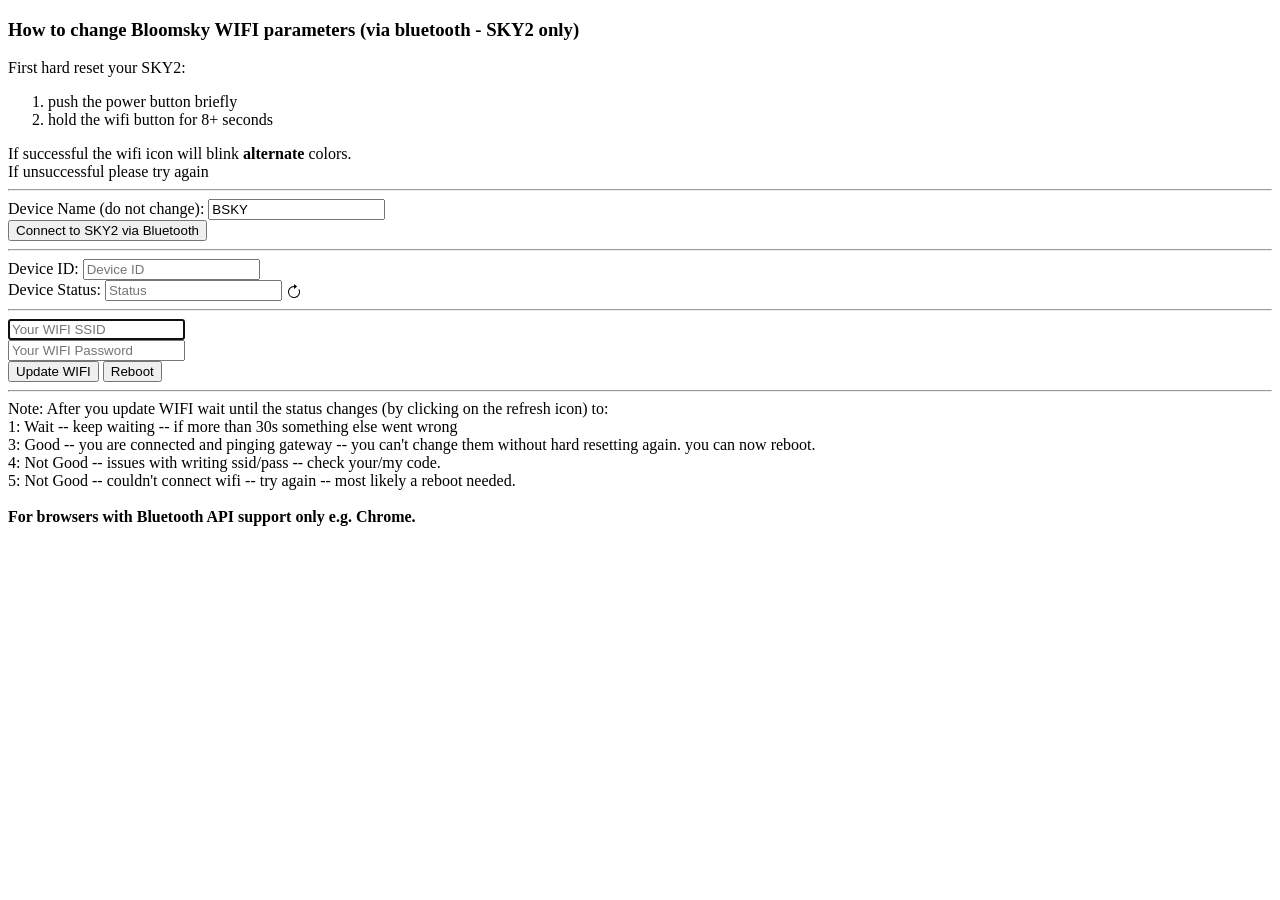
<file: bloomsky/index.html>
<!DOCTYPE html>
<html lang="en">
  <head>
    <meta charset="UTF-8" />
    <meta http-equiv="X-UA-Compatible" content="IE=edge" />
    <meta name="viewport" content="width=device-width, initial-scale=1.0" />
    <title>Document</title>
  </head>
  <body>
     <h3>How to change Bloomsky WIFI parameters (via bluetooth - SKY2 only)</h3>
     First hard reset your SKY2:<br>
     <ol type="1">
     <li>push the power button briefly</li>
     <li>hold the wifi button for 8+ seconds</li>
     </ol>
     If successful the wifi icon will blink <b>alternate</b> colors.<br> If unsuccessful please try again<br>
     <hr>
    <form>
       <label for="name">Device Name (do not change): </label>
       <input id="name" type="text" value="BSKY" placeholder="Device Name"><br>
       <button id="scan">Connect to SKY2 via Bluetooth</button>
       <!-- <button id="reconnect">Reconnect</button>
       <button id="disconnect">Disconnect</button><br> -->
       <hr> 
       <label for="deviceid">Device ID: </label>
       <input id="deviceid" type="text" value="" readonly placeholder="Device ID"><br>
       <label for="status">Device Status: </label>
       <input id="status" type="text" value="" readonly placeholder="Status">
       <svg xmlns="http://www.w3.org/2000/svg" id="getStatus" width="16" height="16" fill="currentColor" class="bi bi-arrow-clockwise" style="vertical-align: middle;" viewBox="0 0 16 16">
          <path fill-rule="evenodd" d="M8 3a5 5 0 1 0 4.546 2.914.5.5 0 0 1 .908-.417A6 6 0 1 1 8 2v1z"/>
          <path d="M8 4.466V.534a.25.25 0 0 1 .41-.192l2.36 1.966c.12.1.12.284 0 .384L8.41 4.658A.25.25 0 0 1 8 4.466z"/>
       </svg>
       <br>
       <hr>
       <input id="wifi_ssid" type="text" autofocus="" placeholder="Your WIFI SSID"><br>
       <input id="wifi_pass" type="text" value="" placeholder="Your WIFI Password"><br>
       <button id="updatewifi">Update WIFI</button>
       <button id="reboot">Reboot</button><br> 
       <hr>
       Note: After you update WIFI wait until the status changes (by clicking on the refresh icon) to:<br>
       1: Wait -- keep waiting -- if more than 30s something else went wrong<br>
       3: Good -- you are connected and pinging gateway -- you can't change them without hard resetting again. you can now reboot.<br>
       4: Not Good -- issues with writing ssid/pass -- check your/my code.<br>
       5: Not Good -- couldn't connect wifi -- try again -- most likely a reboot needed.<br>
       <br>
       <b>For browsers with Bluetooth API support only e.g. Chrome.</b><br><br>
       <!--
       <hr>
       <button id="getDetails">Get device details</button>
       <button id="getTest">Test</button>
       <button id="getTestSend">Test Send</button><br> 
       -->
    </form>

    <div id="details"></div>
    <script src="script.js"></script>
  </body>
</html>
</file>
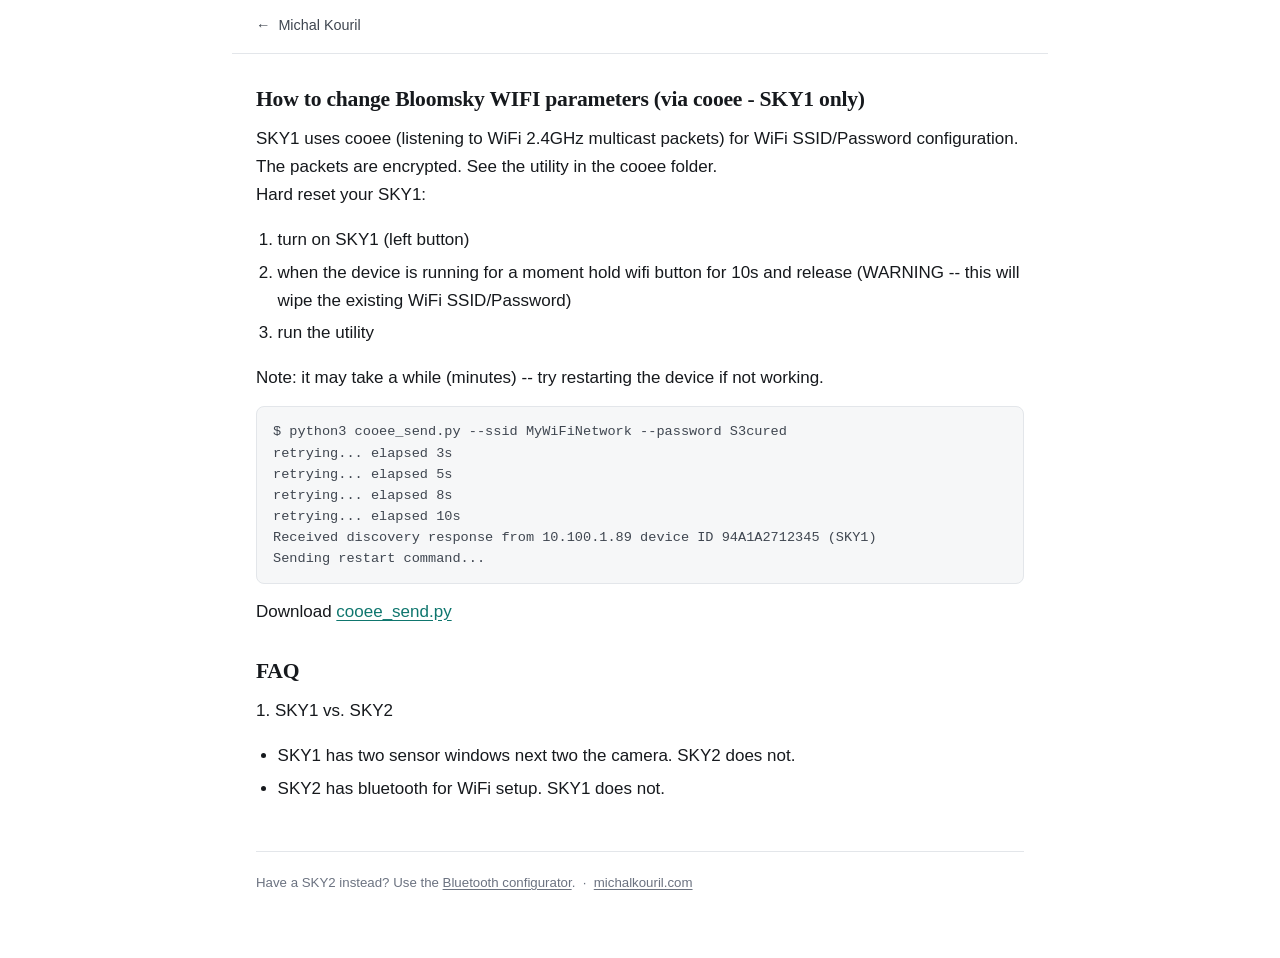
<file: bloomsky1/index.html>
<!DOCTYPE html>
<html lang="en">
  <head>
    <meta charset="UTF-8" />
    <meta http-equiv="X-UA-Compatible" content="IE=edge" />
    <meta name="viewport" content="width=device-width, initial-scale=1.0" />
    <title>BloomSky SKY1 Wi-Fi Configurator — Michal Kouril</title>
    <meta name="description" content="How to change the Wi-Fi SSID and password on a BloomSky SKY1 weather station using the cooee multicast provisioning protocol.">
    <link rel="stylesheet" href="../assets/subpage.css" />
  </head>
  <body>
     <div class="sitebar"><a href="../">&larr;&nbsp; Michal Kouril</a></div>
     <h3>How to change Bloomsky WIFI parameters (via cooee - SKY1 only)</h3>
SKY1 uses cooee (listening to WiFi 2.4GHz multicast packets) for WiFi SSID/Password configuration. The packets are encrypted. See the utility in the cooee folder.<br>
     Hard reset your SKY1:<br>
     <ol type="1">
     <li>turn on SKY1 (left button)</li>
     <li>when the device is running for a moment hold wifi button for 10s and release (WARNING -- this will wipe the existing WiFi SSID/Password)</li>
     <li>run the utility</li>
     </ol>
Note: it may take a while (minutes) -- try restarting the device if not working.

<pre>
$ python3 cooee_send.py --ssid MyWiFiNetwork --password S3cured
retrying... elapsed 3s
retrying... elapsed 5s
retrying... elapsed 8s
retrying... elapsed 10s
Received discovery response from 10.100.1.89 device ID 94A1A2712345 (SKY1)
Sending restart command... 
</pre>

Download <a href="cooee_send.py">cooee_send.py</a>

<h3>FAQ</h3>

1. SKY1 vs. SKY2<br>

<ul>
  <li>SKY1 has two sensor windows next two the camera. SKY2 does not.</li>
  <li>SKY2 has bluetooth for WiFi setup. SKY1 does not.</li>
</ul>

<footer class="sitefoot">
  Have a SKY2 instead? Use the <a href="../bloomsky2/">Bluetooth configurator</a>.
  &nbsp;·&nbsp; <a href="../">michalkouril.com</a>
</footer>
  </body>
</html>
</file>
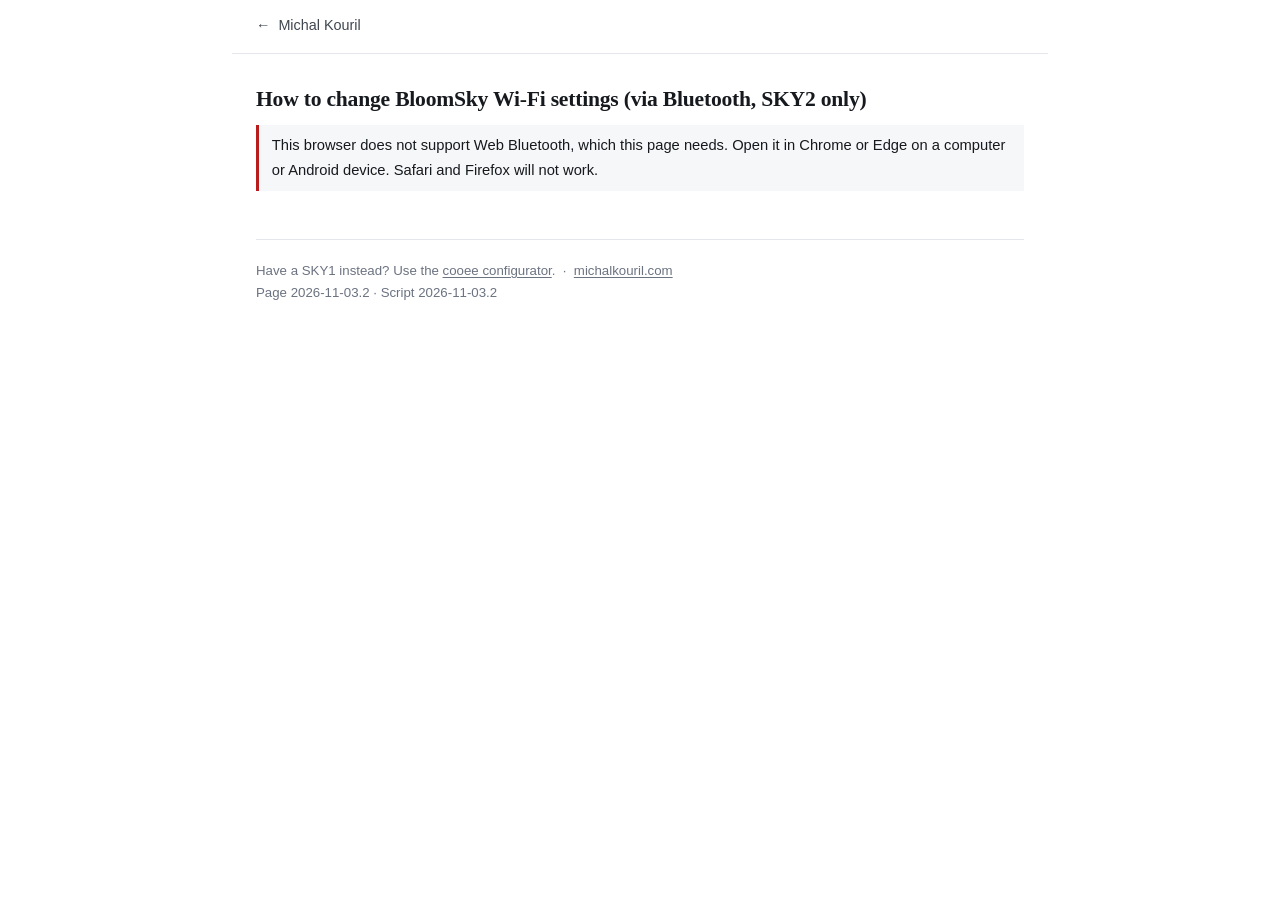
<file: bloomsky2/index.html>
<!DOCTYPE html>
<html lang="en">
  <head>
    <meta charset="UTF-8" />
    <meta http-equiv="X-UA-Compatible" content="IE=edge" />
    <meta name="viewport" content="width=device-width, initial-scale=1.0" />
    <title>BloomSky SKY2 Wi-Fi Configurator — Michal Kouril</title>
    <meta name="description" content="Change the Wi-Fi SSID and password on a BloomSky SKY2 weather station from your browser over Web Bluetooth.">
    <link rel="stylesheet" href="../assets/subpage.css" />
    <style>
      :root{--ok:#0f766e;--warn:#a16207;--bad:#b91c1c}
      @media (prefers-color-scheme:dark){
        :root{--ok:#5eead4;--warn:#facc15;--bad:#fca5a5}
      }
      [hidden]{display:none!important}
      button:disabled,input:disabled{opacity:.55;cursor:not-allowed}
      button:disabled:hover{border-color:var(--rule);color:var(--ink)}
      button.icon{padding:.3rem .5rem;line-height:0;vertical-align:middle}
      button.primary{background:var(--accent);border-color:var(--accent);color:var(--bg)}
      button.primary:hover{color:var(--bg)}
      input[type="text"]{max-width:100%;box-sizing:border-box}
      .message{margin:.75rem 0;padding:.55rem .8rem;border-left:3px solid var(--rule);background:var(--bg-soft);font-size:.92rem}
      .message.ok{border-color:var(--ok)}
      .message.warn{border-color:var(--warn)}
      .message.bad{border-color:var(--bad)}
      .help{margin:.5rem 0;font-size:.85rem;color:var(--ink-3)}
      .dot{display:inline-block;width:.55rem;height:.55rem;margin-right:.45rem;border-radius:50%;background:var(--rule)}
      .checking .dot{background:var(--accent);animation:pulse 1s ease-in-out infinite}
      @keyframes pulse{50%{opacity:.3}}
      @media (prefers-reduced-motion:reduce){.checking .dot{animation:none}}
      #debug{margin:.75rem 0;font-size:.9rem}
      #debug summary{cursor:pointer;color:var(--ink-2)}
      #debugLog{max-height:20rem;overflow:auto;margin:.5rem 0;font-size:.75rem;white-space:pre-wrap;overflow-wrap:anywhere}
      #progress{margin-top:1rem}
      #progressHeadline{margin:0 0 .35rem;font-size:.92rem;font-weight:500}
      #progressBar{display:block;width:100%;accent-color:var(--accent)}
      #progressLog{margin:.6rem 0 0;padding:.5rem .8rem;max-height:13rem;overflow-y:auto;list-style:none;background:var(--bg-soft);border:1px solid var(--rule);border-radius:6px;font-family:var(--mono);font-size:.8rem;color:var(--ink-2)}
      #progressLog li{margin:.1rem 0}
    </style>
  </head>
  <body>
     <div class="sitebar"><a href="../">&larr;&nbsp; Michal Kouril</a></div>
     <h3>How to change BloomSky Wi-Fi settings (via Bluetooth, SKY2 only)</h3>
     <p id="support" class="message" role="alert" hidden></p>

     <div id="setup">
       Put your SKY2 in config mode:<br>
       <ol type="1">
       <li>Press the power button for about 3 seconds. All three lights turn on. <b>The SKY2 must end up turned on.</b> If the left light then flashes by itself, the SKY2 is on. If it doesn't, the SKY2 is off, so press the power button again.</li>
       <li>Wait about 5 seconds and watch the Wi-Fi icon. If it is already blinking <b>alternate</b> colors, the SKY2 is in config mode, so skip step 3. <b>If it is not, continue to step 3.</b></li>
       <li>Hold the Wi-Fi button for at least 8 seconds.</li>
       </ol>
       The SKY2 is in config mode when the Wi-Fi icon blinks <b>alternate</b> colors. If it doesn't, start again from step 1.<br>
       <hr>
       <form id="connectForm">
         <label for="name">Device Name (do not change): </label>
         <input id="name" type="text" value="BSKY" placeholder="Device Name"><br>
         <button id="scan" type="submit">Connect to SKY2 via Bluetooth</button>
       </form>
       <p id="connectMessage" class="message" role="status" hidden></p>
       <p id="connectHelp" class="help">SKY2 not in the device list? Check that its Wi-Fi icon is blinking <b>alternate</b> colors and that your computer supports Bluetooth Low Energy. On Windows, you can also try pairing the SKY2 in Bluetooth settings first.</p>
       <details id="debug">
         <summary>Debug log</summary>
         <p class="help">Copy this log when reporting a problem. It doesn’t include your Wi-Fi details or device ID. More detail is at <code>chrome://device-log</code> (Chrome) or <code>edge://device-log</code> (Edge).</p>
         <pre id="debugLog"></pre>
         <button id="debugCopy" type="button">Copy log</button>
       </details>

       <div id="devicePanel" hidden>
         <hr>
         <label for="deviceid">Device ID: </label>
         <input id="deviceid" type="text" value="" readonly placeholder="Device ID"><br>
         <label for="status">Device Status: </label>
         <input id="status" type="text" size="40" value="" readonly placeholder="Status">
         <button id="getStatus" class="icon" type="button" aria-label="Refresh device status" title="Refresh device status">
           <svg xmlns="http://www.w3.org/2000/svg" width="16" height="16" fill="currentColor" aria-hidden="true" viewBox="0 0 16 16">
             <path fill-rule="evenodd" d="M8 3a5 5 0 1 0 4.546 2.914.5.5 0 0 1 .908-.417A6 6 0 1 1 8 2v1z"/>
             <path d="M8 4.466V.534a.25.25 0 0 1 .41-.192l2.36 1.966c.12.1.12.284 0 .384L8.41 4.658A.25.25 0 0 1 8 4.466z"/>
           </svg>
         </button>
         <p id="statusCheck" class="help"><span class="dot" aria-hidden="true"></span><span id="statusCheckText"></span><span id="statusCheckSchedule"> · checks automatically every 5 seconds</span></p>
         <hr>
         <form id="wifiForm">
           <label for="wifi_ssid">Wi-Fi SSID: </label><br>
           <input id="wifi_ssid" type="text" size="32" placeholder="Your Wi-Fi SSID" autocomplete="off" autocapitalize="none" autocorrect="off" spellcheck="false"><br>
           <label for="wifi_pass">Wi-Fi Password: </label><br>
           <input id="wifi_pass" type="text" size="32" value="" placeholder="Your Wi-Fi Password" autocomplete="off" autocapitalize="none" autocorrect="off" spellcheck="false"><br>
           <button id="updatewifi" type="submit">Update Wi-Fi</button>
           <button id="reboot" type="button">Reboot</button>
           <button id="disconnect" type="button">Disconnect</button>
         </form>

         <div id="progress" hidden>
           <p id="progressHeadline" role="status"></p>
           <progress id="progressBar" max="100" value="0"></progress>
           <ol id="progressLog"></ol>
         </div>
         <p id="result" class="message" role="status" hidden></p>
       </div>
     </div>

    <footer class="sitefoot">
      Have a SKY1 instead? Use the <a href="../bloomsky1/">cooee configurator</a>.
      &nbsp;·&nbsp; <a href="../">michalkouril.com</a>
      <br>
      <!-- When changing script.js, use a new version here (both places) and in script.js. -->
      <span id="versions" data-page-version="2026-11-03.2">Page 2026-11-03.2 · Script version unknown</span>
    </footer>

    <script src="script.js?v=2026-11-03.2"></script>
  </body>
</html>
</file>
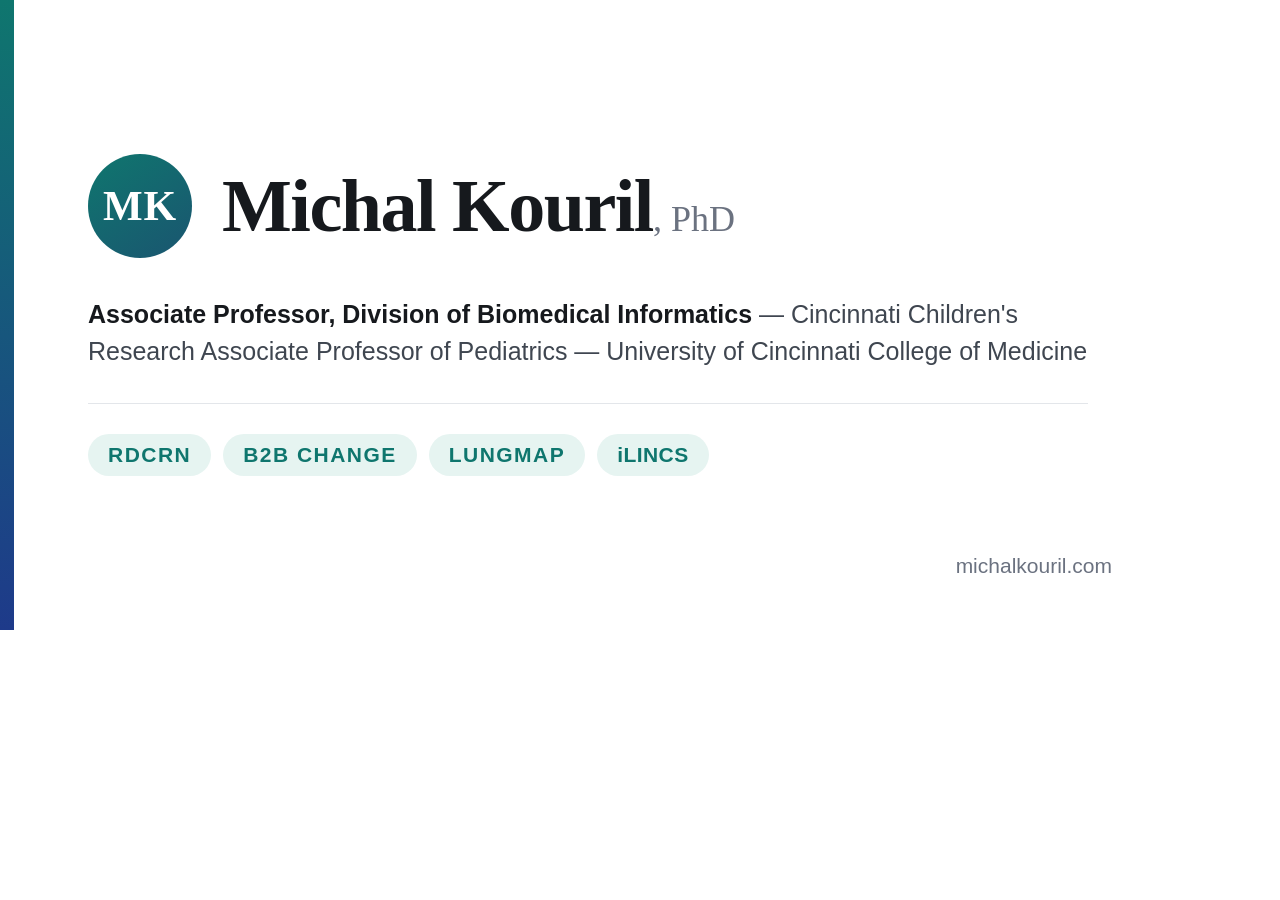
<file: og-card.source.html>
<!DOCTYPE html>
<html><head><meta charset="utf-8">
<style>
  *{box-sizing:border-box;margin:0;padding:0}
  html,body{width:1200px;height:630px;overflow:hidden}
  body{
    background:#ffffff;
    font-family:-apple-system,BlinkMacSystemFont,"Helvetica Neue",Arial,sans-serif;
    color:#16191d;
    display:flex;flex-direction:column;justify-content:center;
    padding:0 88px;
    position:relative;
  }
  .bar{position:absolute;left:0;top:0;bottom:0;width:14px;
       background:linear-gradient(180deg,#0f766e,#1e3a8a)}
  .top{display:flex;align-items:center;gap:30px;margin-bottom:38px}
  .mono{
    width:104px;height:104px;border-radius:50%;flex:none;
    background:linear-gradient(145deg,#0f766e,#1a5570);
    color:#fff;display:flex;align-items:center;justify-content:center;
    font-family:Georgia,"Iowan Old Style",serif;font-weight:700;font-size:42px;letter-spacing:.02em;
  }
  h1{font-family:Georgia,"Iowan Old Style",serif;font-size:74px;line-height:1;
     letter-spacing:-.02em;font-weight:700}
  .suffix{font-size:36px;color:#6b7280;font-weight:400;letter-spacing:0}
  .roles{font-size:25px;line-height:1.45;color:#3f4650;margin-bottom:34px;max-width:1000px}
  .roles b{font-weight:600;color:#16191d}
  .rule{height:1px;background:#e3e6ea;margin-bottom:30px;max-width:1000px}
  .tags{display:flex;gap:12px;flex-wrap:wrap}
  .tag{font-size:21px;font-weight:600;letter-spacing:.07em;text-transform:uppercase;
       color:#0f766e;background:#e6f4f1;border-radius:999px;padding:9px 20px}
  .tag.nocaps{text-transform:none;letter-spacing:.02em}
  .url{position:absolute;right:88px;bottom:52px;font-size:21px;color:#6b7280}
</style></head>
<body>
  <div class="bar"></div>
  <div class="top">
    <div class="mono">MK</div>
    <h1>Michal Kouril<span class="suffix">, PhD</span></h1>
  </div>
  <p class="roles">
    <b>Associate Professor, Division of Biomedical Informatics</b> — Cincinnati Children's<br>
    Research Associate Professor of Pediatrics — University of Cincinnati College of Medicine
  </p>
  <div class="rule"></div>
  <div class="tags">
    <span class="tag">RDCRN</span>
    <span class="tag">B2B CHANGE</span>
    <span class="tag">LungMAP</span>
    <span class="tag nocaps">iLINCS</span>
  </div>
  <div class="url">michalkouril.com</div>
</body></html>
</file>
<file: assets/subpage.css>
/* Shared styling for the utility subpages on michalkouril.com.
   Purely presentational — it must never change how the pages behave. */

:root{
  --bg:#ffffff;
  --bg-soft:#f6f7f8;
  --ink:#16191d;
  --ink-2:#3f4650;
  --ink-3:#6b7280;
  --rule:#e3e6ea;
  --accent:#0f766e;
  --serif:"Iowan Old Style","Palatino Linotype",Palatino,"Book Antiqua",Georgia,serif;
  --sans:-apple-system,BlinkMacSystemFont,"Segoe UI",Roboto,"Helvetica Neue",Arial,sans-serif;
  --mono:ui-monospace,SFMono-Regular,"SF Mono",Menlo,Consolas,monospace;
}
@media (prefers-color-scheme:dark){
  :root{
    --bg:#0f1216;
    --bg-soft:#151a20;
    --ink:#e9edf2;
    --ink-2:#b6bec9;
    --ink-3:#8c96a3;
    --rule:#252c35;
    --accent:#5eead4;
  }
}

html{-webkit-text-size-adjust:100%}
body{
  margin:0 auto;
  padding:0 1.5rem 4rem;
  max-width:48rem;
  background:var(--bg);
  color:var(--ink);
  font-family:var(--sans);
  font-size:17px;
  line-height:1.65;
  -webkit-font-smoothing:antialiased;
}

a{color:var(--accent);text-underline-offset:.18em}

/* Back-to-home bar */
.sitebar{
  display:flex;align-items:center;gap:.4rem;
  margin:0 -1.5rem 2rem;padding:.9rem 1.5rem;
  border-bottom:1px solid var(--rule);
  font-size:.9rem;font-weight:500;
}
.sitebar a{color:var(--ink-2);text-decoration:none}
.sitebar a:hover{color:var(--accent);text-decoration:underline}

h1,h2,h3,h4{font-family:var(--serif);letter-spacing:-.01em;line-height:1.25;color:var(--ink)}
h1{font-size:1.9rem;margin:0 0 1rem}
h3{font-size:1.35rem;margin:2rem 0 .75rem}
h3:first-of-type{margin-top:0}

hr{border:0;border-top:1px solid var(--rule);margin:1.75rem 0}

ol,ul{padding-left:1.35rem}
li{margin:.3rem 0}

b,strong{font-weight:600}

pre{
  background:var(--bg-soft);
  border:1px solid var(--rule);
  border-radius:8px;
  padding:.9rem 1rem;
  overflow-x:auto;
  font-family:var(--mono);
  font-size:.85rem;
  line-height:1.55;
  color:var(--ink-2);
}
code{font-family:var(--mono);font-size:.88em}

/* Form controls: light touch only, so behaviour and layout stay intact. */
label{font-size:.92rem;color:var(--ink-2)}
input[type="text"]{
  font:inherit;font-size:.92rem;
  padding:.4rem .6rem;margin:.2rem .35rem .2rem 0;
  color:var(--ink);background:var(--bg);
  border:1px solid var(--rule);border-radius:6px;
}
input[type="text"]:focus{outline:2px solid var(--accent);outline-offset:1px;border-color:var(--accent)}
input[readonly]{background:var(--bg-soft);color:var(--ink-3)}
button{
  font:inherit;font-size:.9rem;font-weight:500;
  padding:.42rem .9rem;margin:.25rem .35rem .25rem 0;
  color:var(--ink);background:var(--bg-soft);
  border:1px solid var(--rule);border-radius:6px;cursor:pointer;
}
button:hover{border-color:var(--accent);color:var(--accent)}

footer.sitefoot{
  margin-top:3rem;padding-top:1.25rem;border-top:1px solid var(--rule);
  font-size:.83rem;color:var(--ink-3);
}
footer.sitefoot a{color:var(--ink-3)}
</file>
